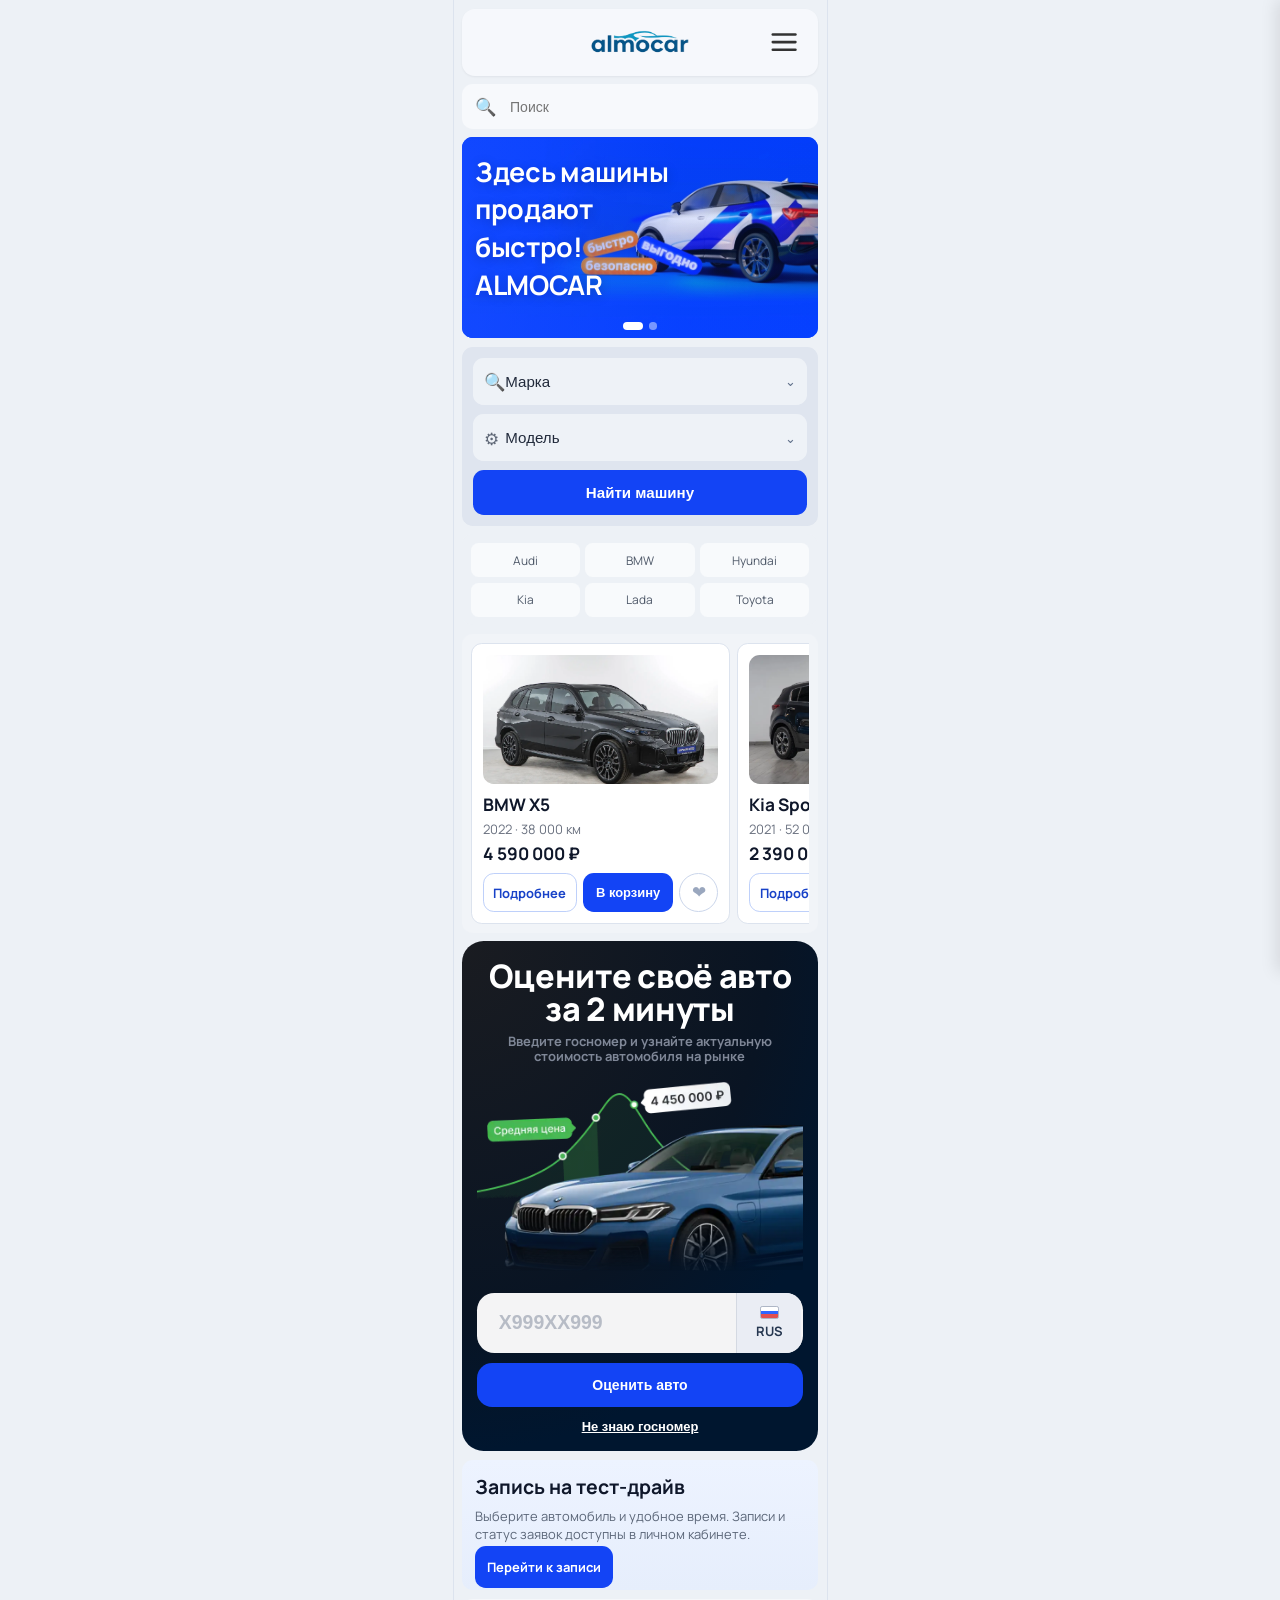
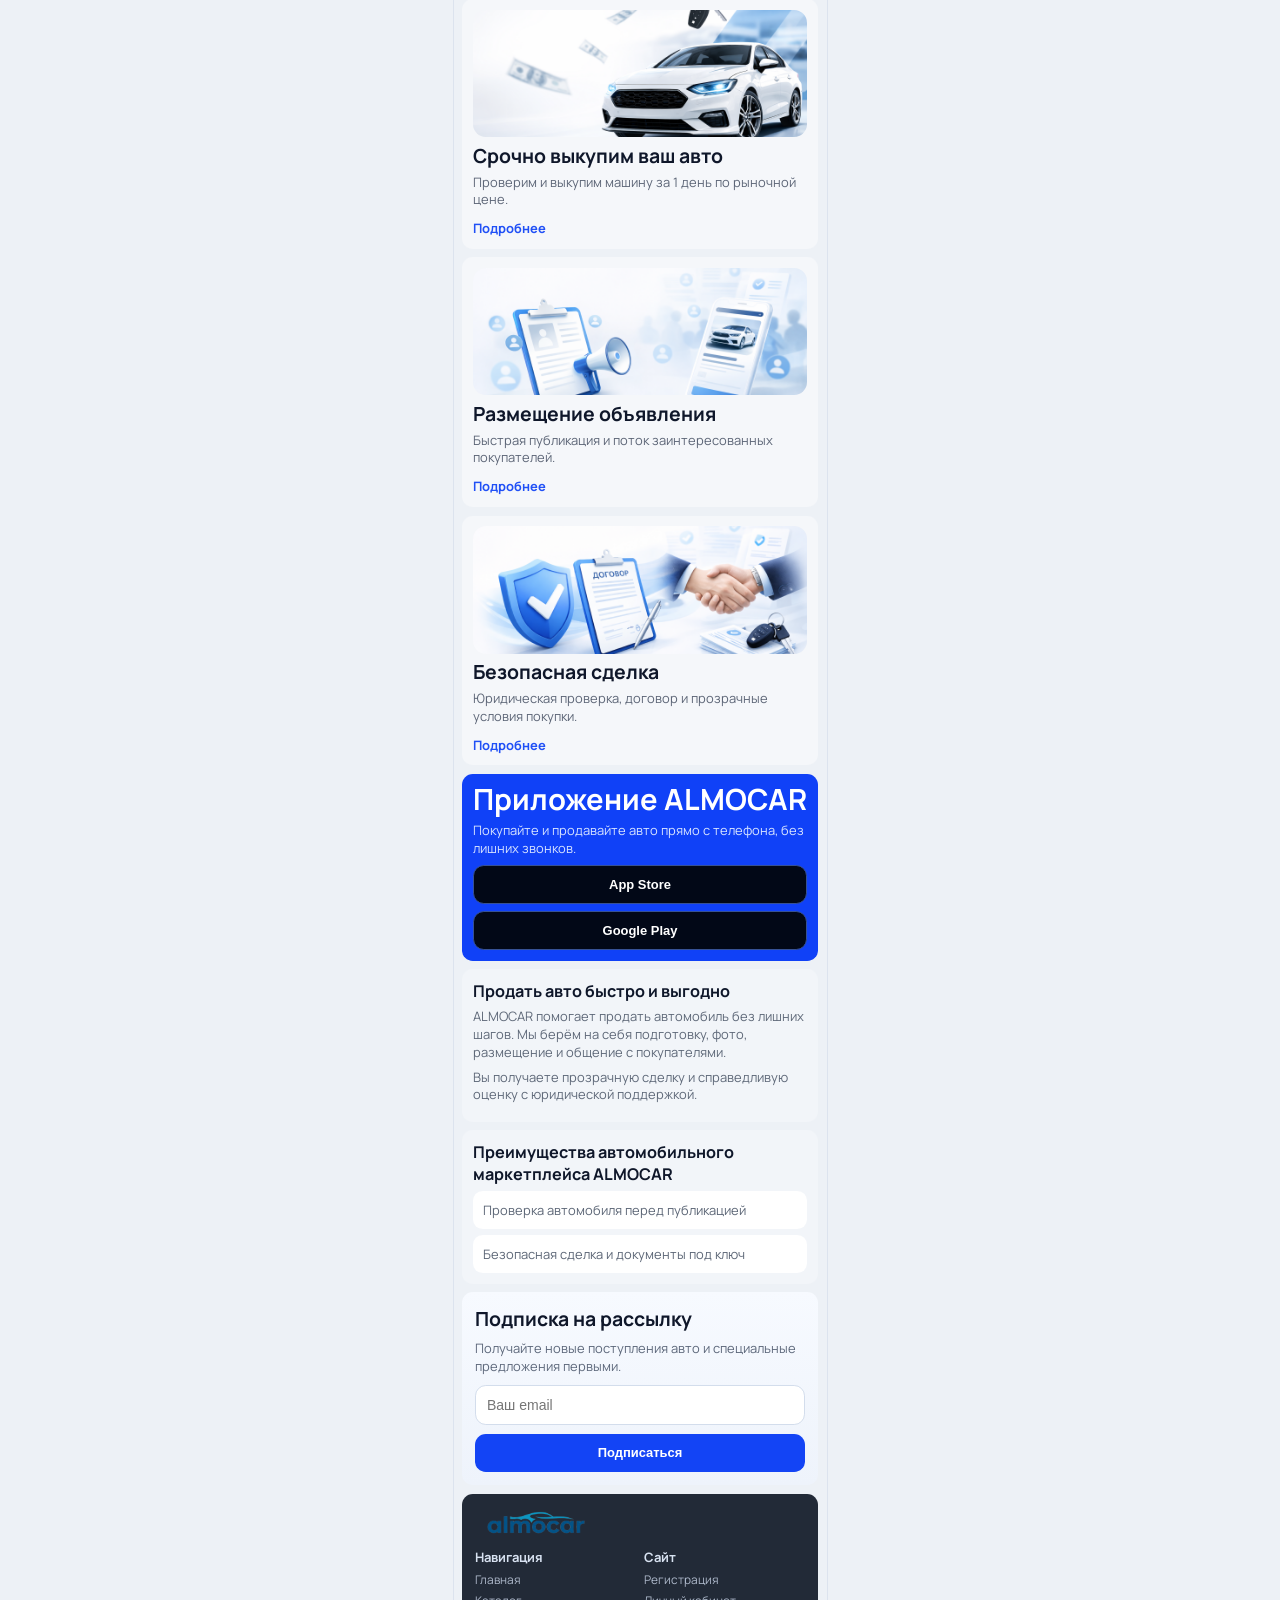
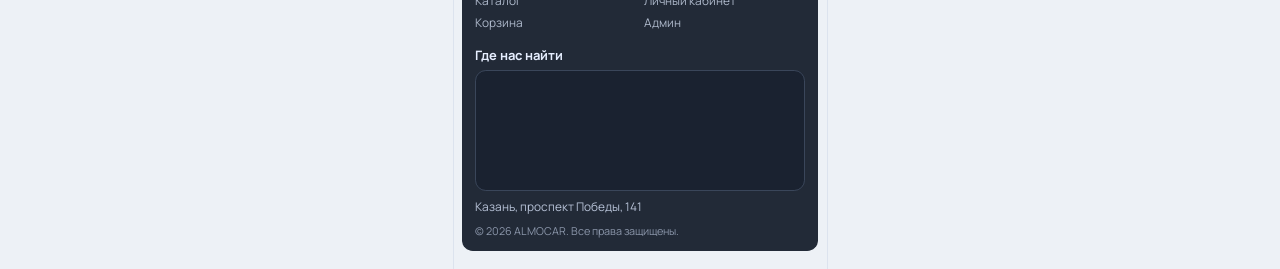
<file: index.html>
﻿<!doctype html>
<html lang="ru">
<head>
  <meta charset="UTF-8" />
  <meta name="viewport" content="width=device-width, initial-scale=1.0" />
  <title>ALMOCAR - Главная</title>
  <link rel="preconnect" href="https://fonts.googleapis.com">
  <link rel="preconnect" href="https://fonts.gstatic.com" crossorigin>
  <link href="https://fonts.googleapis.com/css2?family=Manrope:wght@400;500;600;700;800&display=swap" rel="stylesheet">
  <link rel="stylesheet" href="assets/styles/styles.css?v=20260315" />
</head>
<body data-page="home">
  <main class="site m-home">
    <header class="panel header">
      <div class="header-row">
        <div class="header-left-placeholder"></div>
        <a class="logo center-logo" href="index.html"><img src="assets/images/logo.png" alt="ALMOCAR" height="30"></a>
        <div class="header-actions">
          <button class="menu-btn" type="button" data-menu-toggle>
            <svg viewBox="0 0 24 24" fill="none" stroke="currentColor" stroke-width="2" stroke-linecap="round" stroke-linejoin="round" style="width:28px;height:28px;"><line x1="3" y1="12" x2="21" y2="12"></line><line x1="3" y1="6" x2="21" y2="6"></line><line x1="3" y1="18" x2="21" y2="18"></line></svg>
          </button>
        </div>
      </div>
      <nav class="nav" data-main-nav>
        <div class="nav-head">
          <a class="logo" href="index.html"><img src="assets/images/logo.png" alt="ALMOCAR" height="30"></a>
          <button class="menu-close-btn" type="button" data-menu-close>&times;</button>
        </div>
        <a class="nav-link" href="catalog.html">Каталог</a>
        <a class="nav-link" href="cart.html">Корзина</a>
        <a class="nav-link" href="register.html">Регистрация</a>
        <a class="nav-link" href="profile.html">Личный кабинет</a>
        <a class="nav-link" href="admin.html">Админ</a>
      </nav>
<div class="sidebar-overlay" data-menu-overlay></div>
    </header>

    <label class="m-search m-card">
      <span>&#128269;</span>
      <input type="text" placeholder="Поиск" data-home-search />
    </label>

    <section class="m-hero m-card" data-hero-carousel>
      <div class="m-hero-track" data-hero-track>
        <article class="m-hero-slide m-hero-slide-main is-active">
          <img class="m-hero-image" src="assets/images/hero-banner.webp" alt="Баннер ALMOCAR" />
          <h1>Здесь машины<br>продают быстро!<br>ALMOCAR</h1>
        </article>
        <article class="m-hero-slide m-hero-slide-image">
          <img class="m-hero-image m-hero-image-second" src="assets/images/hero-banner2.webp" alt="Большой выбор авто ALMOCAR" />
        </article>
      </div>
      <div class="m-hero-dots" data-hero-dots>
        <button class="m-hero-dot active" type="button" aria-label="Слайд 1" data-hero-to="0"></button>
        <button class="m-hero-dot" type="button" aria-label="Слайд 2" data-hero-to="1"></button>
      </div>
    </section>

    <section class="m-filter m-card">
      <form data-find-form>
        <div class="m-field">
          <span>&#128269;</span>
          <select name="brand" data-home-brand>
            <option value="">Марка</option>
          </select>
        </div>
        <div class="m-field">
          <span>&#9881;</span>
          <select name="model" data-home-model>
            <option value="">Модель</option>
          </select>
        </div>
        <button class="btn btn-primary" type="submit">Найти машину</button>
      </form>
    </section>

    <section class="m-brands m-card">
      <div class="m-brand-grid chips" data-brand-list></div>
    </section>

    <section class="m-catalog m-card">
      <div class="m-catalog-row cards" data-featured></div>
    </section>

    <section class="m-eval m-card">
      <h2>Оцените своё авто<br>за 2 минуты</h2>
      <p class="m-eval-sub">Введите госномер и узнайте актуальную стоимость автомобиля на рынке</p>
      <div class="m-eval-visual" aria-hidden="true">
        <img src="assets/images/ocenka.webp" alt="" />
      </div>
      <div class="m-plate">
        <input type="text" placeholder="X999XX999" />
        <div class="m-plate-region">
          <span class="m-plate-flag"></span>
          <span>RUS</span>
        </div>
      </div>
      <button class="btn btn-primary" type="button">Оценить авто</button>
      <button class="m-eval-link" type="button">Не знаю госномер</button>
    </section>

    <section class="m-testdrive-home m-card">
      <h3>Запись на тест-драйв</h3>
      <p>Выберите автомобиль и удобное время. Записи и статус заявок доступны в личном кабинете.</p>
      <a class="btn btn-primary" href="profile.html?tab=test-drive">Перейти к записи</a>
    </section>

    <section class="m-promo m-card">
      <img class="m-promo-image" src="assets/images/promo/buyout.png" alt="Срочный выкуп авто" />
      <h3>Срочно выкупим ваш авто</h3>
      <p>Проверим и выкупим машину за 1 день по рыночной цене.</p>
      <a href="catalog.html">Подробнее</a>
    </section>

    <section class="m-promo m-card">
      <img class="m-promo-image" src="assets/images/promo/listing.png" alt="Размещение объявления" />
      <h3>Размещение объявления</h3>
      <p>Быстрая публикация и поток заинтересованных покупателей.</p>
      <a href="catalog.html">Подробнее</a>
    </section>

    <section class="m-promo m-card">
      <img class="m-promo-image" src="assets/images/promo/safe-deal.png" alt="Безопасная сделка" />
      <h3>Безопасная сделка</h3>
      <p>Юридическая проверка, договор и прозрачные условия покупки.</p>
      <a href="catalog.html">Подробнее</a>
    </section>

    <section class="m-app m-card">
      <h3>Приложение ALMOCAR</h3>
      <p>Покупайте и продавайте авто прямо с телефона, без лишних звонков.</p>
      <div class="m-app-buttons">
        <button class="btn m-store" type="button">App Store</button>
        <button class="btn m-store" type="button">Google Play</button>
      </div>
    </section>

    <section class="m-text m-card">
      <h4>Продать авто быстро и выгодно</h4>
      <p>ALMOCAR помогает продать автомобиль без лишних шагов. Мы берём на себя подготовку, фото, размещение и общение с покупателями.</p>
      <p>Вы получаете прозрачную сделку и справедливую оценку с юридической поддержкой.</p>
    </section>

    <section class="m-text m-card">
      <h4>Преимущества автомобильного маркетплейса ALMOCAR</h4>
      <div class="m-note">Проверка автомобиля перед публикацией</div>
      <div class="m-note">Безопасная сделка и документы под ключ</div>
    </section>

    <section class="m-newsletter m-card">
      <h3>Подписка на рассылку</h3>
      <p>Получайте новые поступления авто и специальные предложения первыми.</p>
      <form class="m-newsletter-form" data-newsletter-form>
        <input type="email" name="email" placeholder="Ваш email" required />
        <button class="btn btn-primary" type="submit">Подписаться</button>
      </form>
    </section>

        <footer class="m-footer m-card">
  <a class="logo" href="index.html"><img src="assets/images/logo.png" alt="ALMOCAR" height="30"></a>
  <div class="m-footer-grid">
    <div>
      <h5>Навигация</h5>
      <a href="index.html">Главная</a>
      <a href="catalog.html">Каталог</a>
      <a href="cart.html">Корзина</a>
    </div>
    <div>
      <h5>Сайт</h5>
      <a href="register.html">Регистрация</a>
      <a href="profile.html">Личный кабинет</a>
      <a href="admin.html">Админ</a>
    </div>
  </div>
  <div class="m-footer-map">
    <h5>Где нас найти</h5>
    <div class="m-map-frame">
      <iframe
        src="https://www.openstreetmap.org/export/embed.html?bbox=49.038%2C55.751%2C49.206%2C55.838&amp;layer=mapnik"
        title="Карта: где нас найти"
        loading="lazy"
        referrerpolicy="no-referrer-when-downgrade"></iframe>
    </div>
    <p class="m-map-caption">Казань, проспект Победы, 141</p>
  </div>
  <p class="m-footer-copy">© 2026 ALMOCAR. Все права защищены.</p>
</footer>
  </main>
  <script src="assets/scripts/app.js?v=20260315"></script>
</body>
</html>
</file>
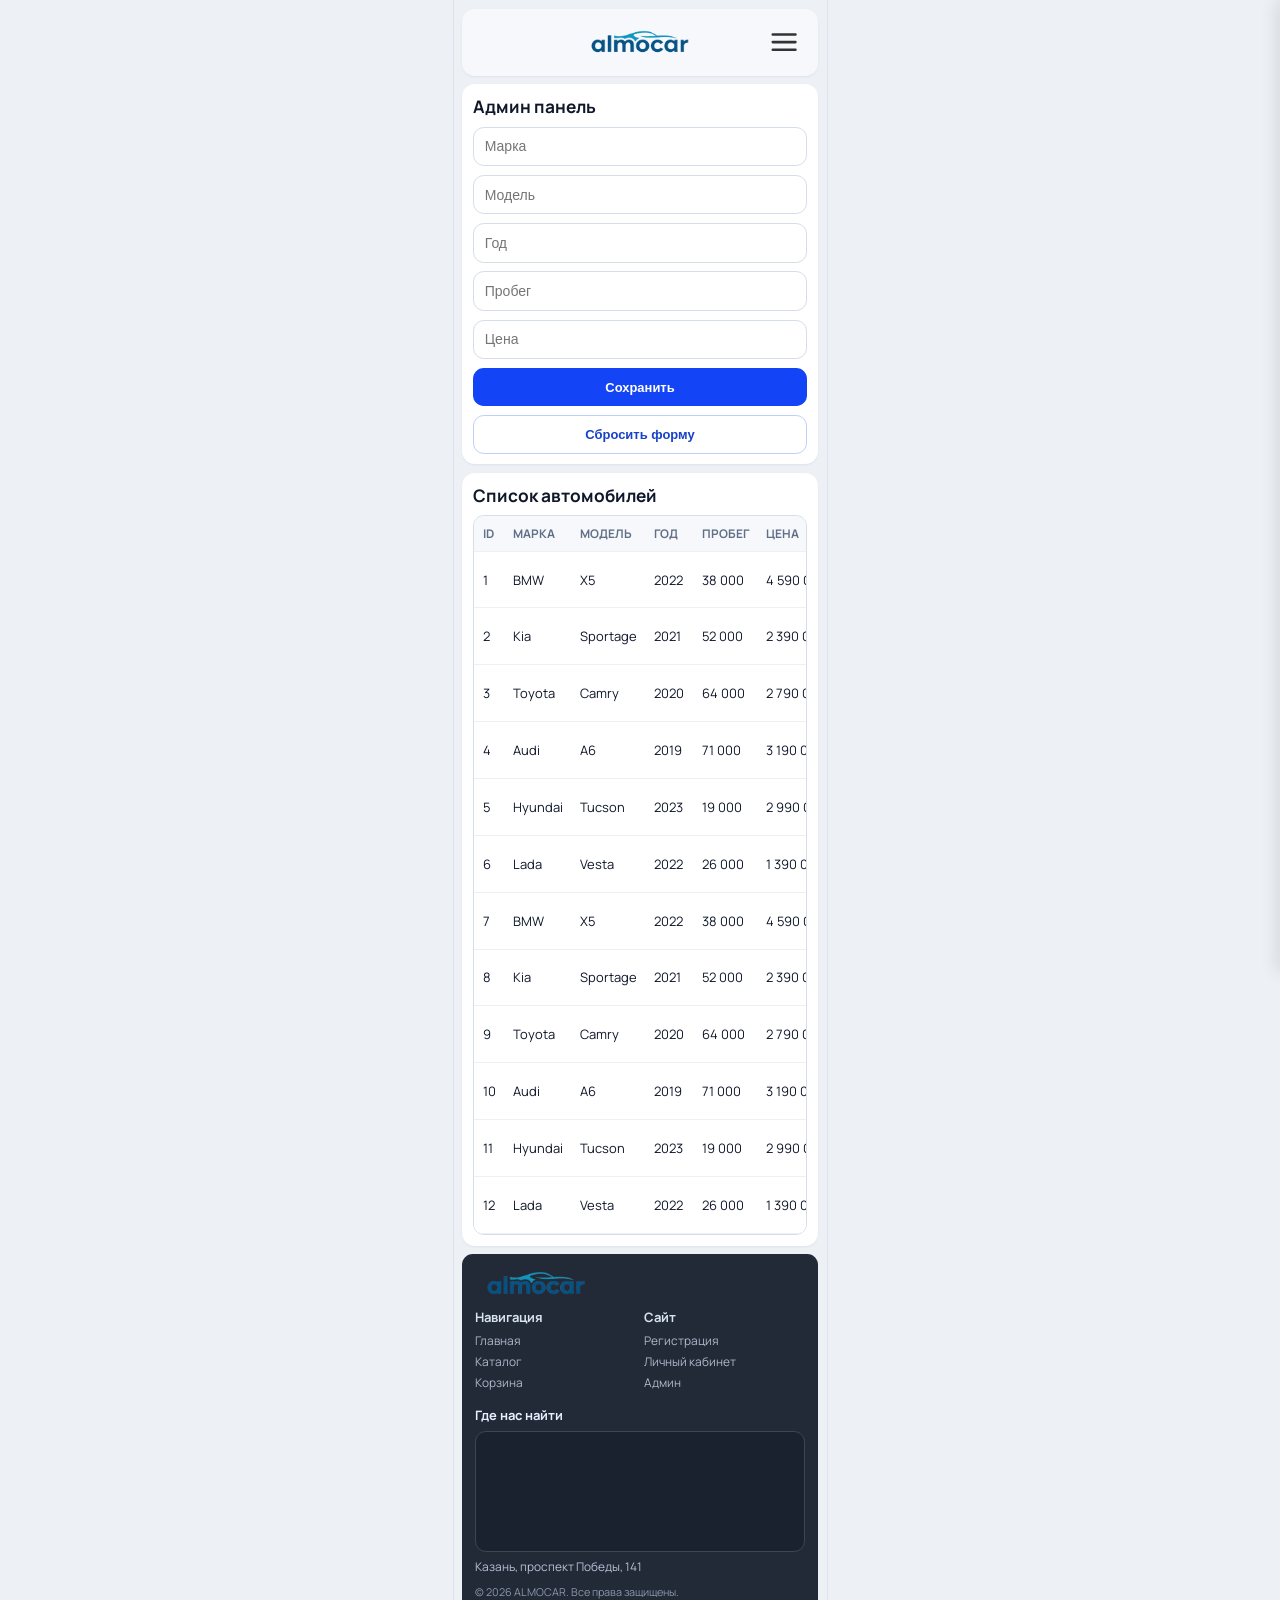
<file: admin.html>
﻿<!doctype html>
<html lang="ru">
<head>
  <meta charset="UTF-8" />
  <meta name="viewport" content="width=device-width, initial-scale=1.0" />
  <title>ALMOCAR - Админ</title>
  <link rel="preconnect" href="https://fonts.googleapis.com">
  <link rel="preconnect" href="https://fonts.gstatic.com" crossorigin>
  <link href="https://fonts.googleapis.com/css2?family=Manrope:wght@400;600;700;800&display=swap" rel="stylesheet">
  <link rel="stylesheet" href="assets/styles/styles.css?v=20260315" />
</head>
<body data-page="admin">
  <main class="site">
    <header class="panel header">
      <div class="header-row">
        <div class="header-left-placeholder"></div>
        <a class="logo center-logo" href="index.html"><img src="assets/images/logo.png" alt="ALMOCAR" height="30"></a>
        <div class="header-actions">
          <button class="menu-btn" type="button" data-menu-toggle>
            <svg viewBox="0 0 24 24" fill="none" stroke="currentColor" stroke-width="2" stroke-linecap="round" stroke-linejoin="round" style="width:28px;height:28px;"><line x1="3" y1="12" x2="21" y2="12"></line><line x1="3" y1="6" x2="21" y2="6"></line><line x1="3" y1="18" x2="21" y2="18"></line></svg>
          </button>
        </div>
      </div>
      <nav class="nav" data-main-nav>
        <div class="nav-head">
          <a class="logo" href="index.html"><img src="assets/images/logo.png" alt="ALMOCAR" height="30"></a>
          <button class="menu-close-btn" type="button" data-menu-close>&times;</button>
        </div>
        <a class="nav-link" href="catalog.html">Каталог</a>
        <a class="nav-link" href="cart.html">Корзина</a>
        <a class="nav-link" href="register.html">Регистрация</a>
        <a class="nav-link" href="profile.html">Личный кабинет</a>
        <a class="nav-link active" href="admin.html">Админ</a>
      </nav>
<div class="sidebar-overlay" data-menu-overlay></div>
    </header>

    <section class="panel section">
      <h1 class="section-title">Админ панель</h1>
      <form class="simple-form" data-admin-form>
        <input type="hidden" name="id" />
        <input type="text" name="brand" placeholder="Марка" />
        <input type="text" name="model" placeholder="Модель" />
        <input type="number" name="year" placeholder="Год" />
        <input type="number" name="mileage" placeholder="Пробег" />
        <input type="number" name="price" placeholder="Цена" />
        <button class="btn btn-primary" type="submit">Сохранить</button>
        <button class="btn btn-outline" type="button" data-admin-reset>Сбросить форму</button>
      </form>
    </section>

    <section class="panel section">
      <h2 class="section-title">Список автомобилей</h2>
      <div class="table-wrap">
        <table>
          <thead>
            <tr>
              <th>ID</th>
              <th>Марка</th>
              <th>Модель</th>
              <th>Год</th>
              <th>Пробег</th>
              <th>Цена</th>
              <th>Действия</th>
            </tr>
          </thead>
          <tbody data-admin-body></tbody>
        </table>
      </div>
    </section>

        <footer class="m-footer m-card">
  <a class="logo" href="index.html"><img src="assets/images/logo.png" alt="ALMOCAR" height="30"></a>
  <div class="m-footer-grid">
    <div>
      <h5>Навигация</h5>
      <a href="index.html">Главная</a>
      <a href="catalog.html">Каталог</a>
      <a href="cart.html">Корзина</a>
    </div>
    <div>
      <h5>Сайт</h5>
      <a href="register.html">Регистрация</a>
      <a href="profile.html">Личный кабинет</a>
      <a href="admin.html">Админ</a>
    </div>
  </div>
  <div class="m-footer-map">
    <h5>Где нас найти</h5>
    <div class="m-map-frame">
      <iframe
        src="https://www.openstreetmap.org/export/embed.html?bbox=49.038%2C55.751%2C49.206%2C55.838&amp;layer=mapnik"
        title="Карта: где нас найти"
        loading="lazy"
        referrerpolicy="no-referrer-when-downgrade"></iframe>
    </div>
    <p class="m-map-caption">Казань, проспект Победы, 141</p>
  </div>
  <p class="m-footer-copy">© 2026 ALMOCAR. Все права защищены.</p>
</footer>
  </main>
  <script src="assets/scripts/app.js?v=20260315"></script>
</body>
</html>
</file>
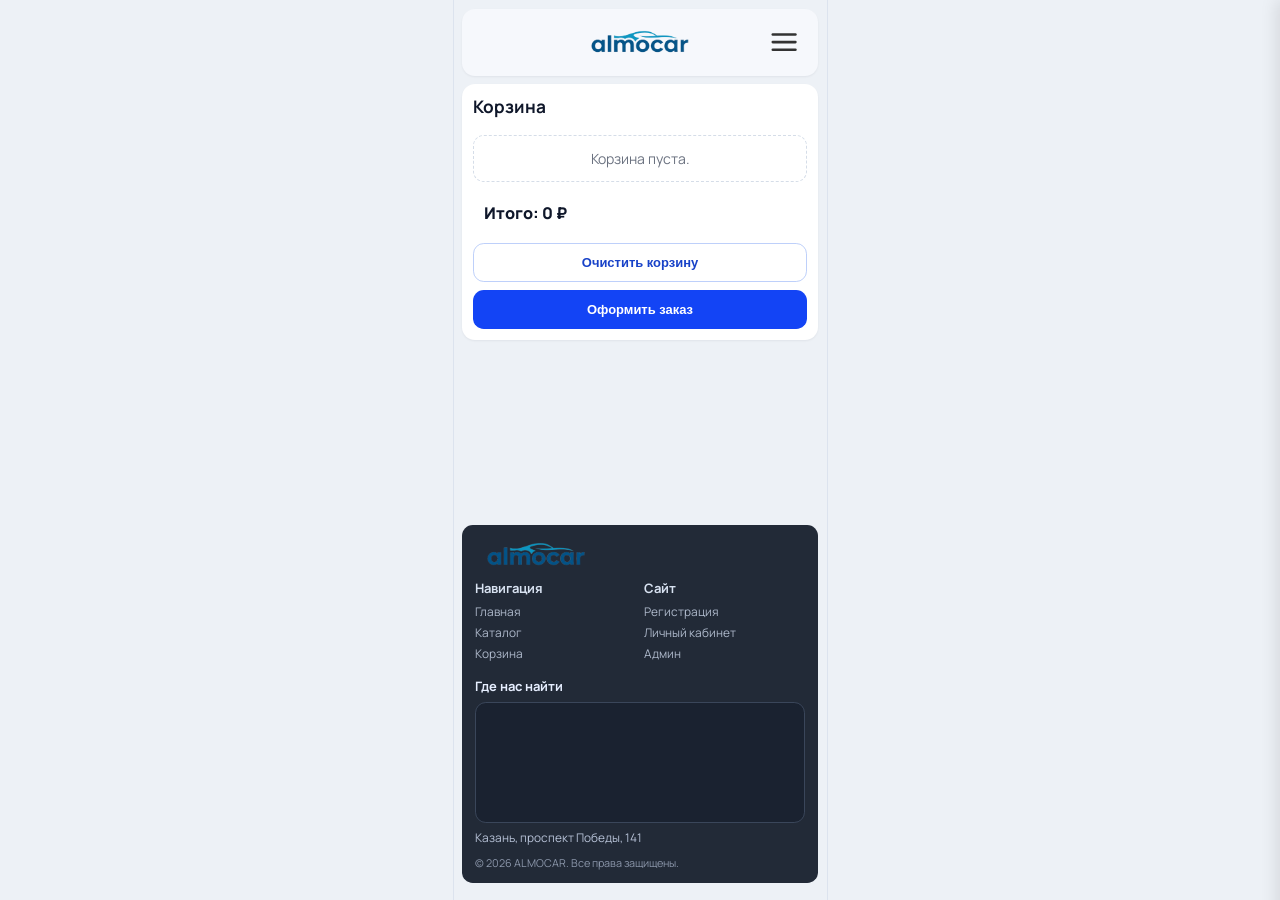
<file: cart.html>
﻿<!doctype html>
<html lang="ru">
<head>
  <meta charset="UTF-8" />
  <meta name="viewport" content="width=device-width, initial-scale=1.0" />
  <title>ALMOCAR - Корзина</title>
  <link rel="preconnect" href="https://fonts.googleapis.com">
  <link rel="preconnect" href="https://fonts.gstatic.com" crossorigin>
  <link href="https://fonts.googleapis.com/css2?family=Manrope:wght@400;600;700;800&display=swap" rel="stylesheet">
  <link rel="stylesheet" href="assets/styles/styles.css?v=20260315" />
</head>
<body data-page="cart">
  <main class="site">
    <header class="panel header">
      <div class="header-row">
        <div class="header-left-placeholder"></div>
        <a class="logo center-logo" href="index.html"><img src="assets/images/logo.png" alt="ALMOCAR" height="30"></a>
        <div class="header-actions">
          <button class="menu-btn" type="button" data-menu-toggle>
            <svg viewBox="0 0 24 24" fill="none" stroke="currentColor" stroke-width="2" stroke-linecap="round" stroke-linejoin="round" style="width:28px;height:28px;"><line x1="3" y1="12" x2="21" y2="12"></line><line x1="3" y1="6" x2="21" y2="6"></line><line x1="3" y1="18" x2="21" y2="18"></line></svg>
          </button>
        </div>
      </div>
      <nav class="nav" data-main-nav>
        <div class="nav-head">
          <a class="logo" href="index.html"><img src="assets/images/logo.png" alt="ALMOCAR" height="30"></a>
          <button class="menu-close-btn" type="button" data-menu-close>&times;</button>
        </div>
        <a class="nav-link" href="catalog.html">Каталог</a>
        <a class="nav-link active" href="cart.html">Корзина</a>
        <a class="nav-link" href="register.html">Регистрация</a>
        <a class="nav-link" href="profile.html">Личный кабинет</a>
        <a class="nav-link" href="admin.html">Админ</a>
      </nav>
<div class="sidebar-overlay" data-menu-overlay></div>
    </header>

    <section class="panel section cart-layout">
      <h1 class="section-title">Корзина</h1>
      <div data-cart-root></div>
      <div class="cart-total">Итого: <span data-cart-total>0 &#8381;</span></div>
      <button class="btn btn-outline" type="button" data-clear-cart>Очистить корзину</button>
      <button class="btn btn-primary" type="button">Оформить заказ</button>
    </section>

        <footer class="m-footer m-card">
  <a class="logo" href="index.html"><img src="assets/images/logo.png" alt="ALMOCAR" height="30"></a>
  <div class="m-footer-grid">
    <div>
      <h5>Навигация</h5>
      <a href="index.html">Главная</a>
      <a href="catalog.html">Каталог</a>
      <a href="cart.html">Корзина</a>
    </div>
    <div>
      <h5>Сайт</h5>
      <a href="register.html">Регистрация</a>
      <a href="profile.html">Личный кабинет</a>
      <a href="admin.html">Админ</a>
    </div>
  </div>
  <div class="m-footer-map">
    <h5>Где нас найти</h5>
    <div class="m-map-frame">
      <iframe
        src="https://www.openstreetmap.org/export/embed.html?bbox=49.038%2C55.751%2C49.206%2C55.838&amp;layer=mapnik"
        title="Карта: где нас найти"
        loading="lazy"
        referrerpolicy="no-referrer-when-downgrade"></iframe>
    </div>
    <p class="m-map-caption">Казань, проспект Победы, 141</p>
  </div>
  <p class="m-footer-copy">© 2026 ALMOCAR. Все права защищены.</p>
</footer>
  </main>
  <script src="assets/scripts/app.js?v=20260315"></script>
</body>
</html>
</file>
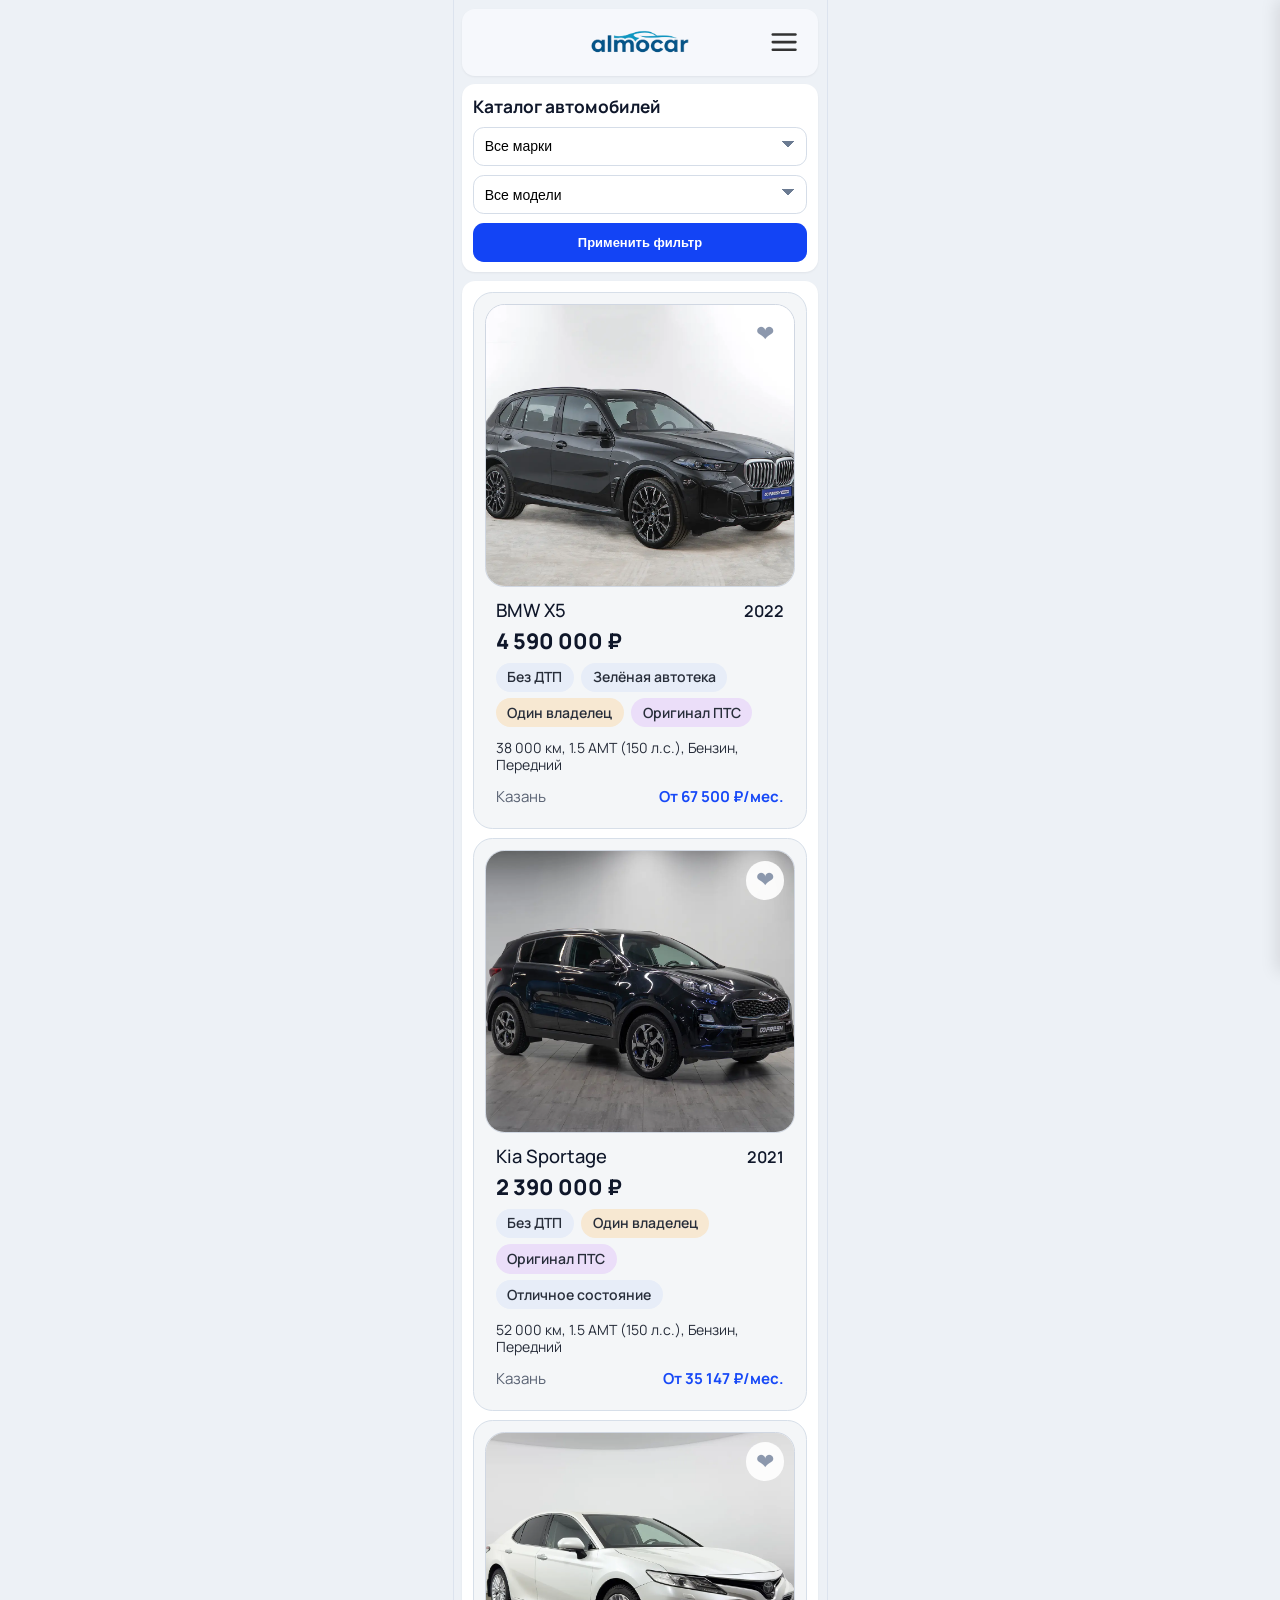
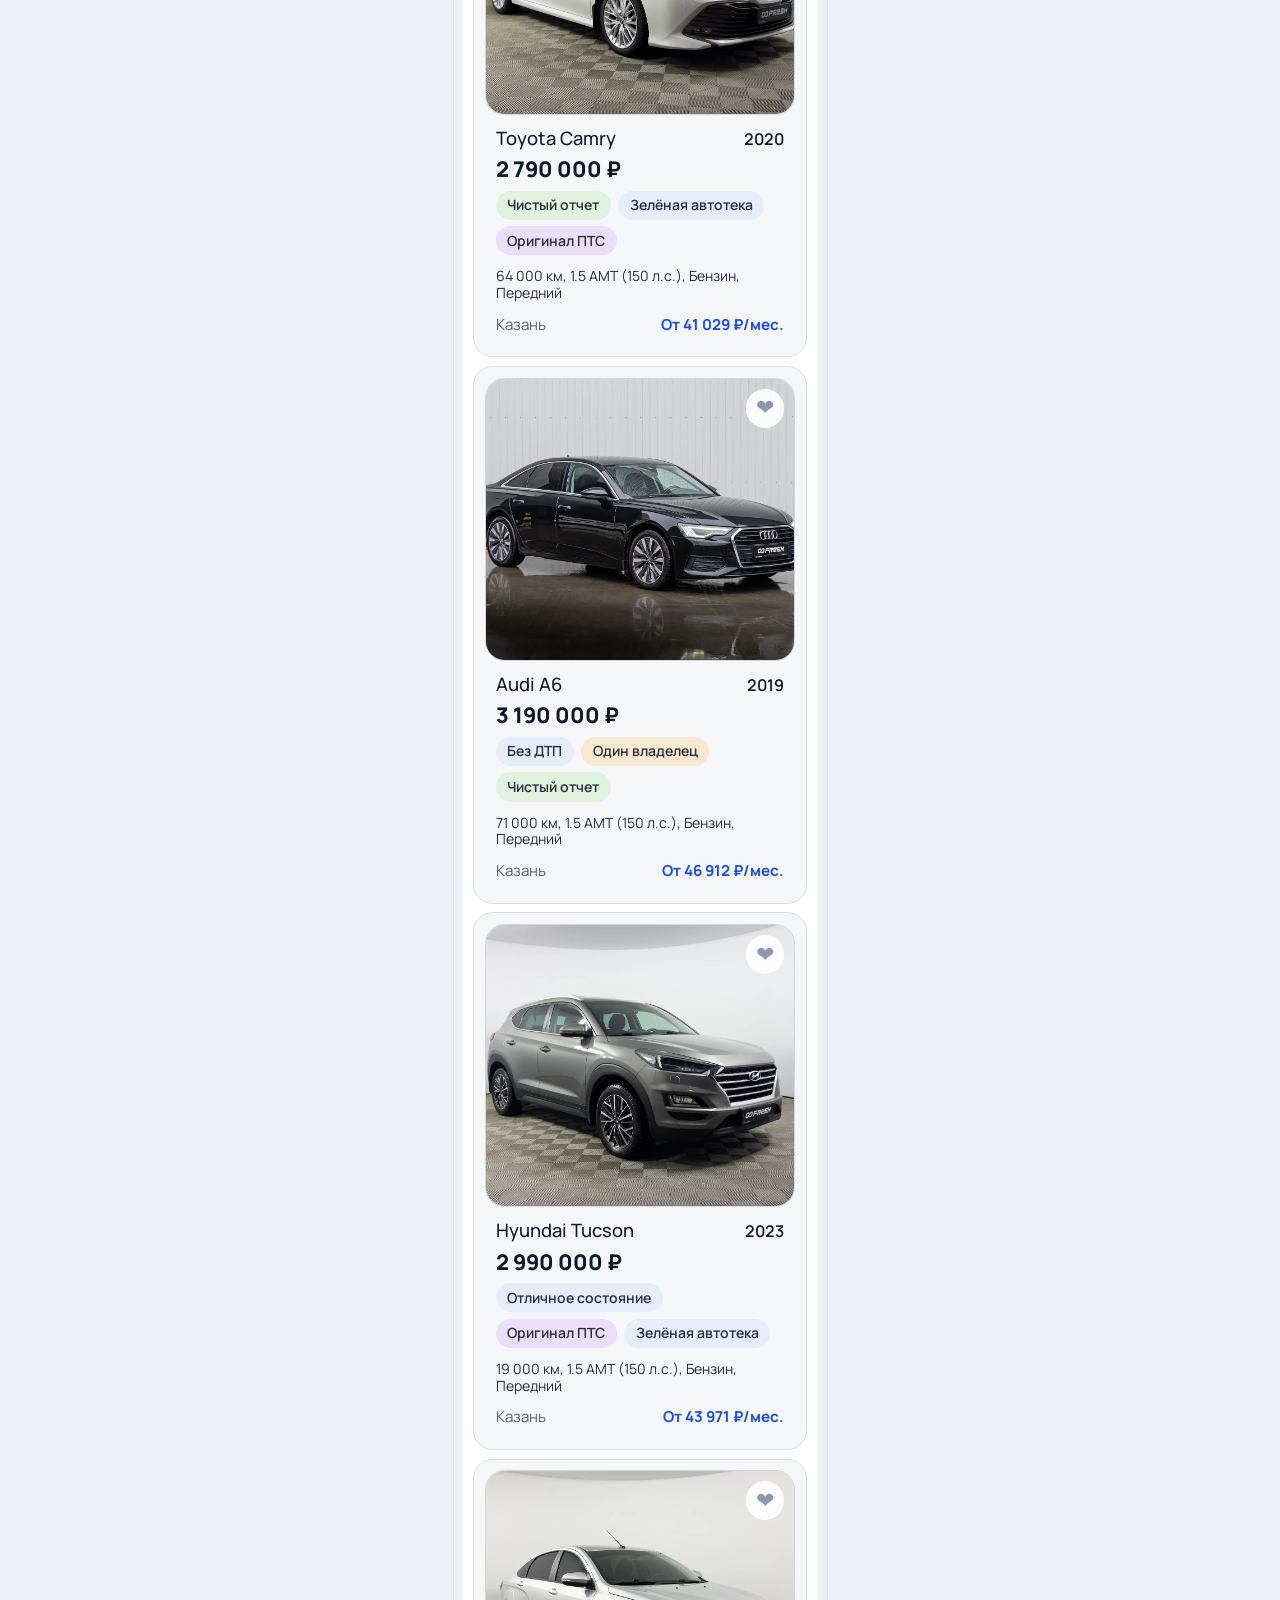
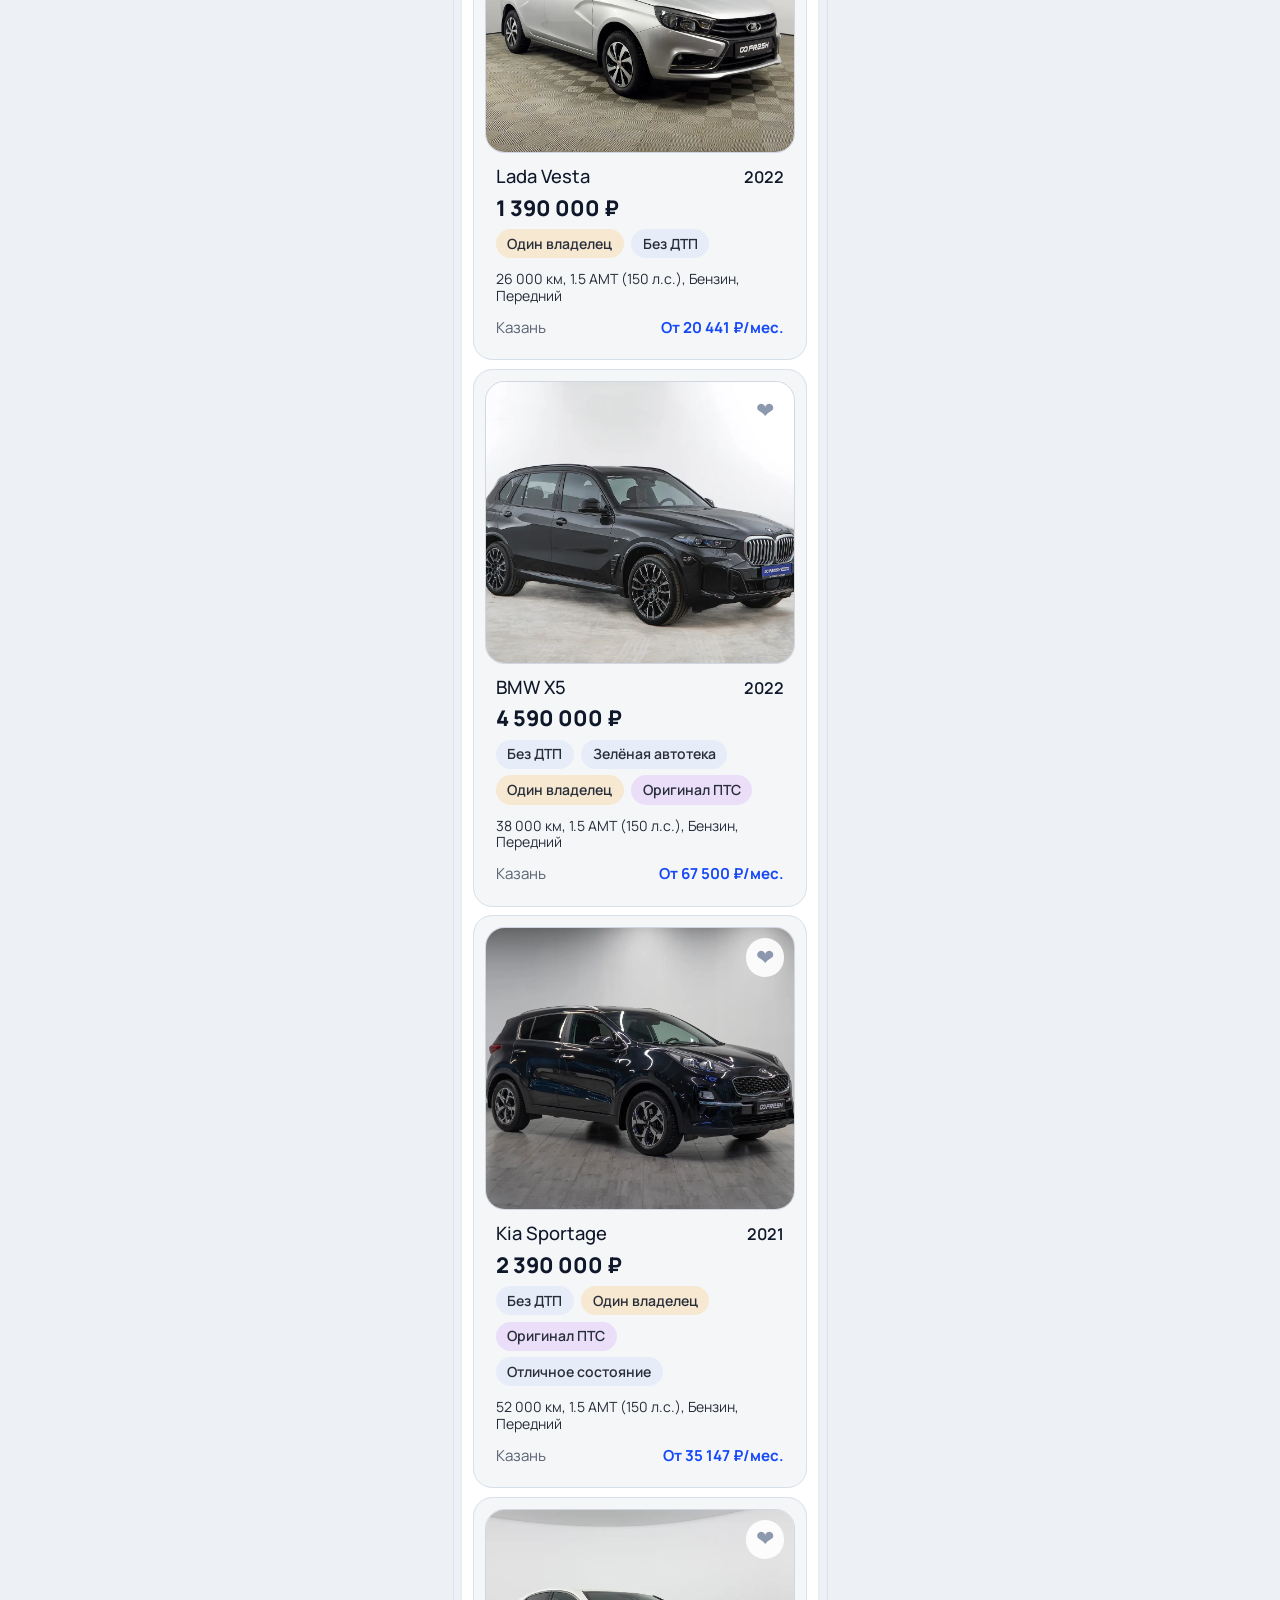
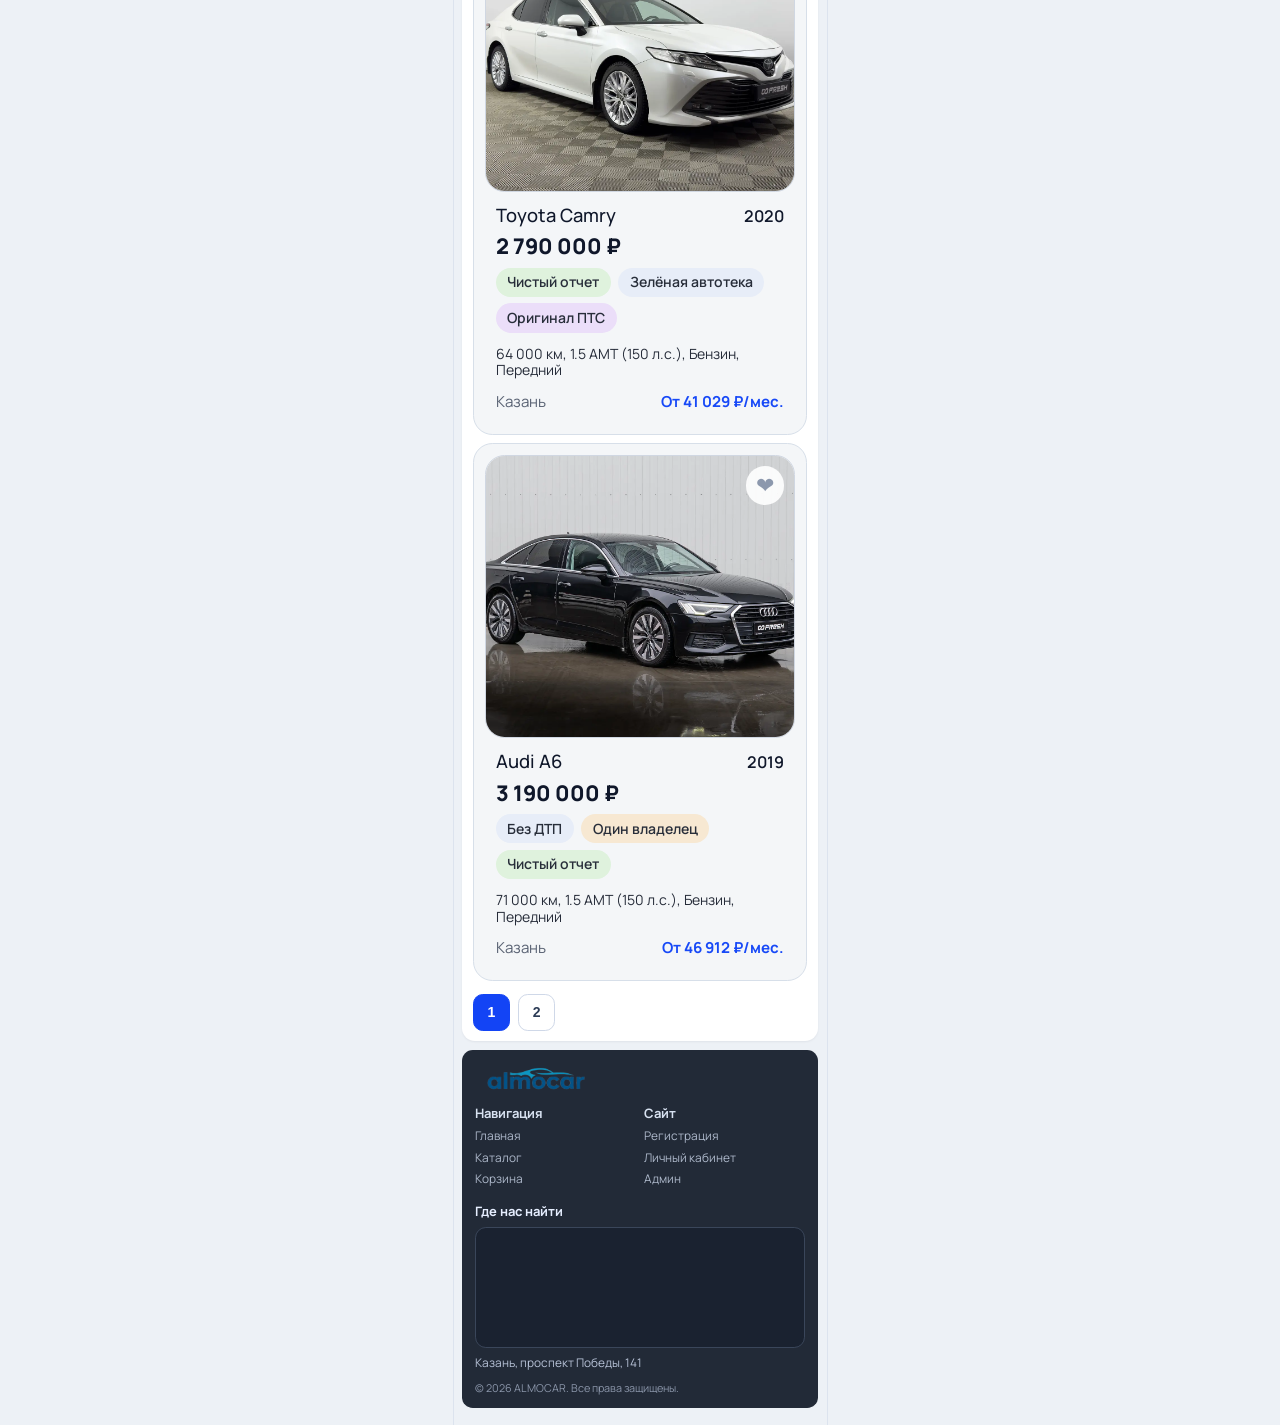
<file: catalog.html>
﻿<!doctype html>
<html lang="ru">
<head>
  <meta charset="UTF-8" />
  <meta name="viewport" content="width=device-width, initial-scale=1.0" />
  <title>ALMOCAR - Каталог</title>
  <link rel="preconnect" href="https://fonts.googleapis.com">
  <link rel="preconnect" href="https://fonts.gstatic.com" crossorigin>
  <link href="https://fonts.googleapis.com/css2?family=Manrope:wght@400;600;700;800&display=swap" rel="stylesheet">
  <link rel="stylesheet" href="assets/styles/styles.css?v=20260315" />
</head>
<body data-page="catalog">
  <main class="site">
    <header class="panel header">
      <div class="header-row">
        <div class="header-left-placeholder"></div>
        <a class="logo center-logo" href="index.html"><img src="assets/images/logo.png" alt="ALMOCAR" height="30"></a>
        <div class="header-actions">
          <button class="menu-btn" type="button" data-menu-toggle>
            <svg viewBox="0 0 24 24" fill="none" stroke="currentColor" stroke-width="2" stroke-linecap="round" stroke-linejoin="round" style="width:28px;height:28px;"><line x1="3" y1="12" x2="21" y2="12"></line><line x1="3" y1="6" x2="21" y2="6"></line><line x1="3" y1="18" x2="21" y2="18"></line></svg>
          </button>
        </div>
      </div>
      <nav class="nav" data-main-nav>
        <div class="nav-head">
          <a class="logo" href="index.html"><img src="assets/images/logo.png" alt="ALMOCAR" height="30"></a>
          <button class="menu-close-btn" type="button" data-menu-close>&times;</button>
        </div>
        <a class="nav-link active" href="catalog.html">Каталог</a>
        <a class="nav-link" href="cart.html">Корзина</a>
        <a class="nav-link" href="register.html">Регистрация</a>
        <a class="nav-link" href="profile.html">Личный кабинет</a>
        <a class="nav-link" href="admin.html">Админ</a>
      </nav>
<div class="sidebar-overlay" data-menu-overlay></div>
    </header>

    <section class="panel section">
      <h1 class="section-title">Каталог автомобилей</h1>
      <form class="simple-form" data-catalog-filter>
        <select name="brand" data-catalog-brand>
          <option value="">Все марки</option>
        </select>
        <select name="model" data-catalog-model>
          <option value="">Все модели</option>
        </select>
        <button class="btn btn-primary" type="submit">Применить фильтр</button>
      </form>
    </section>

    <section class="panel section">
      <div class="cards" data-catalog-list></div>
      <div class="catalog-pagination" data-catalog-pagination></div>
    </section>

        <footer class="m-footer m-card">
  <a class="logo" href="index.html"><img src="assets/images/logo.png" alt="ALMOCAR" height="30"></a>
  <div class="m-footer-grid">
    <div>
      <h5>Навигация</h5>
      <a href="index.html">Главная</a>
      <a href="catalog.html">Каталог</a>
      <a href="cart.html">Корзина</a>
    </div>
    <div>
      <h5>Сайт</h5>
      <a href="register.html">Регистрация</a>
      <a href="profile.html">Личный кабинет</a>
      <a href="admin.html">Админ</a>
    </div>
  </div>
  <div class="m-footer-map">
    <h5>Где нас найти</h5>
    <div class="m-map-frame">
      <iframe
        src="https://www.openstreetmap.org/export/embed.html?bbox=49.038%2C55.751%2C49.206%2C55.838&amp;layer=mapnik"
        title="Карта: где нас найти"
        loading="lazy"
        referrerpolicy="no-referrer-when-downgrade"></iframe>
    </div>
    <p class="m-map-caption">Казань, проспект Победы, 141</p>
  </div>
  <p class="m-footer-copy">© 2026 ALMOCAR. Все права защищены.</p>
</footer>
  </main>
  <script src="assets/scripts/app.js?v=20260315"></script>
</body>
</html>
</file>
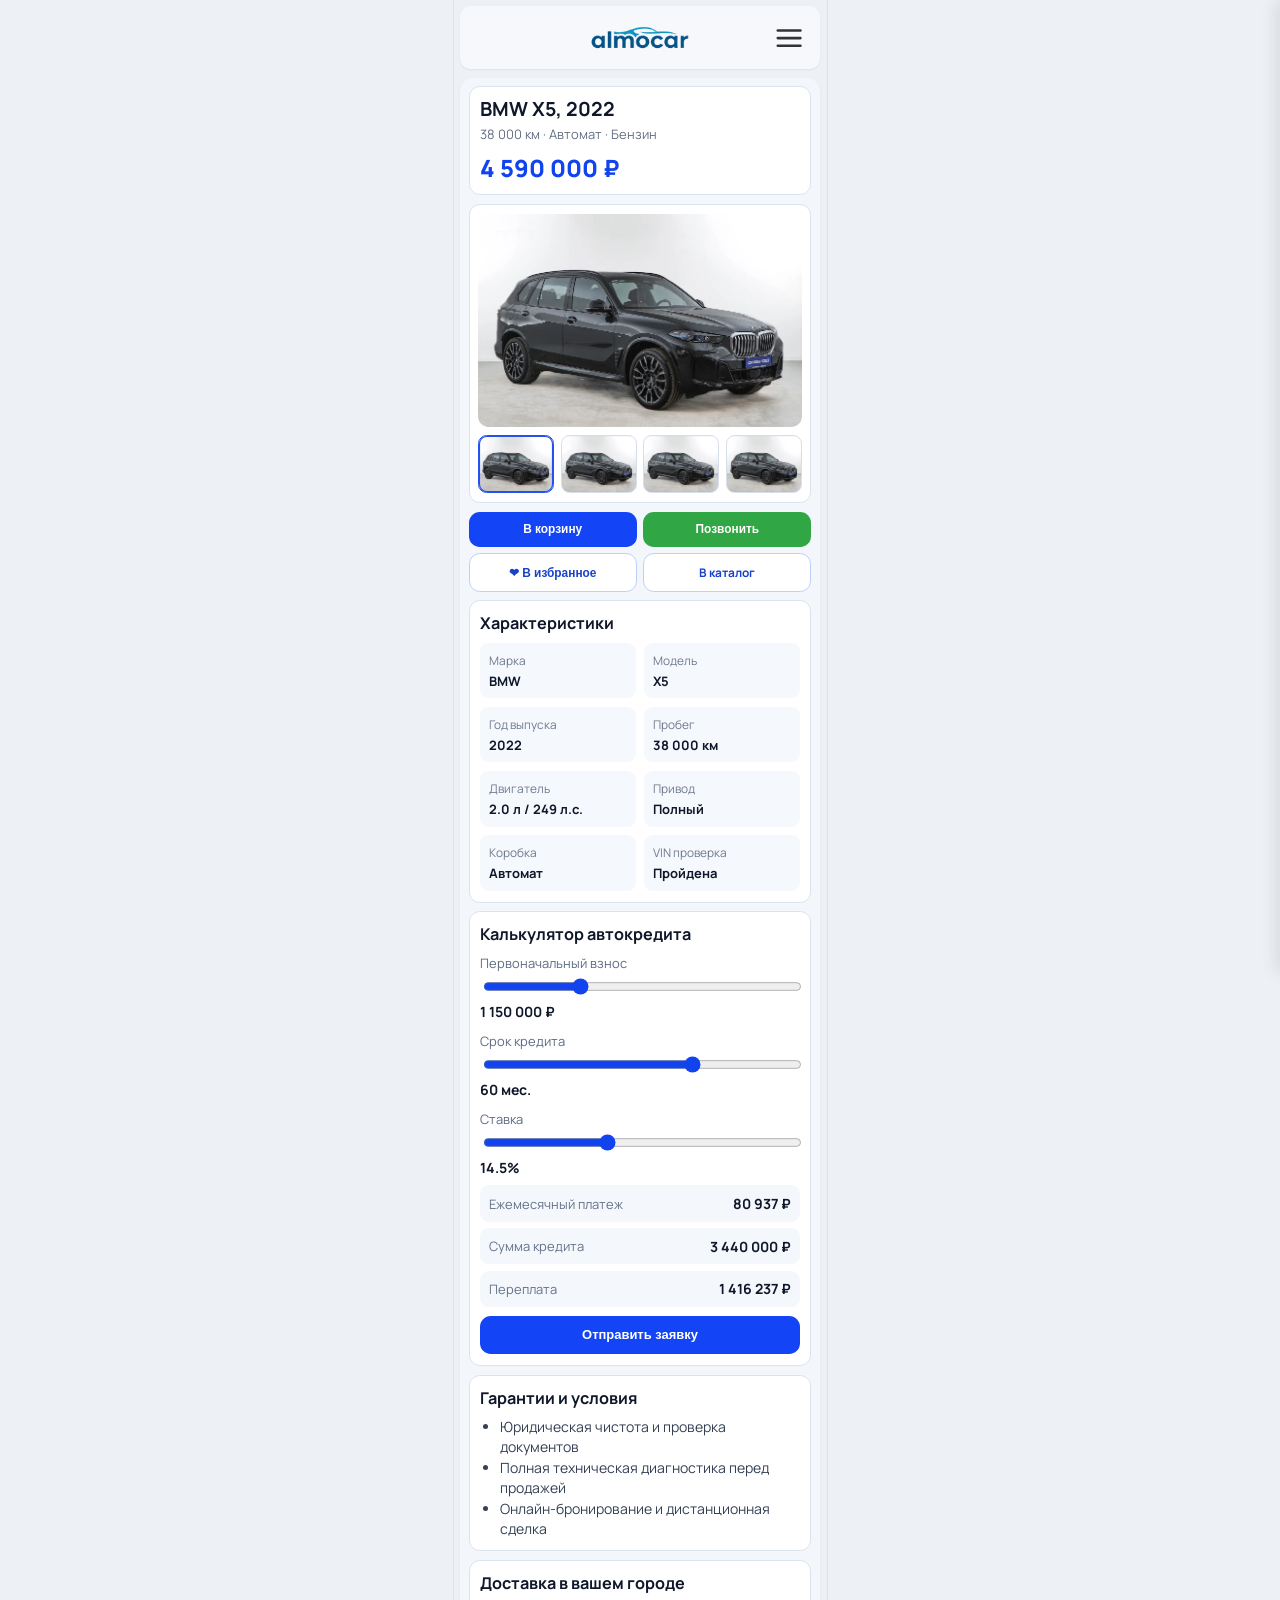
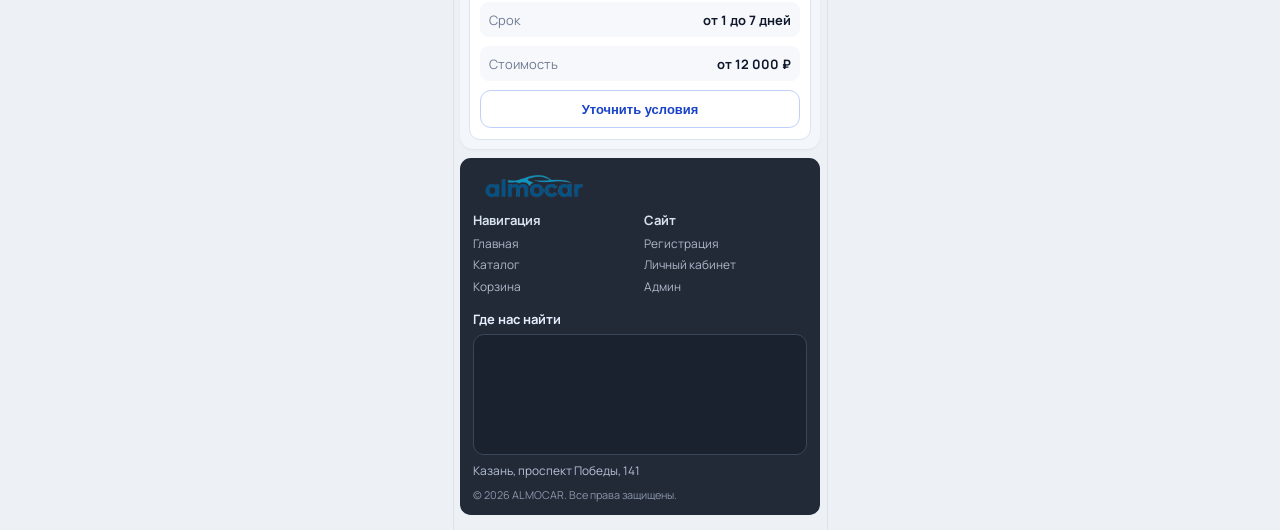
<file: product.html>
﻿<!doctype html>
<html lang="ru">
<head>
  <meta charset="UTF-8" />
  <meta name="viewport" content="width=device-width, initial-scale=1.0" />
  <title>ALMOCAR - Товар</title>
  <link rel="preconnect" href="https://fonts.googleapis.com">
  <link rel="preconnect" href="https://fonts.gstatic.com" crossorigin>
  <link href="https://fonts.googleapis.com/css2?family=Manrope:wght@400;600;700;800&display=swap" rel="stylesheet">
  <link rel="stylesheet" href="assets/styles/styles.css?v=20260315" />
</head>
<body data-page="product">
  <main class="site p-page">
    <header class="panel header">
      <div class="header-row">
        <div class="header-left-placeholder"></div>
        <a class="logo center-logo" href="index.html"><img src="assets/images/logo.png" alt="ALMOCAR" height="30"></a>
        <div class="header-actions">
          <button class="menu-btn" type="button" data-menu-toggle>
            <svg viewBox="0 0 24 24" fill="none" stroke="currentColor" stroke-width="2" stroke-linecap="round" stroke-linejoin="round" style="width:28px;height:28px;"><line x1="3" y1="12" x2="21" y2="12"></line><line x1="3" y1="6" x2="21" y2="6"></line><line x1="3" y1="18" x2="21" y2="18"></line></svg>
          </button>
        </div>
      </div>
      <nav class="nav" data-main-nav>
        <div class="nav-head">
          <a class="logo" href="index.html"><img src="assets/images/logo.png" alt="ALMOCAR" height="30"></a>
          <button class="menu-close-btn" type="button" data-menu-close>&times;</button>
        </div>
        <a class="nav-link active" href="catalog.html">Каталог</a>
        <a class="nav-link" href="cart.html">Корзина</a>
        <a class="nav-link" href="register.html">Регистрация</a>
        <a class="nav-link" href="profile.html">Личный кабинет</a>
        <a class="nav-link" href="admin.html">Админ</a>
      </nav>
<div class="sidebar-overlay" data-menu-overlay></div>
    </header>

    <section class="panel p-root" data-product-root></section>

        <footer class="m-footer m-card">
  <a class="logo" href="index.html"><img src="assets/images/logo.png" alt="ALMOCAR" height="30"></a>
  <div class="m-footer-grid">
    <div>
      <h5>Навигация</h5>
      <a href="index.html">Главная</a>
      <a href="catalog.html">Каталог</a>
      <a href="cart.html">Корзина</a>
    </div>
    <div>
      <h5>Сайт</h5>
      <a href="register.html">Регистрация</a>
      <a href="profile.html">Личный кабинет</a>
      <a href="admin.html">Админ</a>
    </div>
  </div>
  <div class="m-footer-map">
    <h5>Где нас найти</h5>
    <div class="m-map-frame">
      <iframe
        src="https://www.openstreetmap.org/export/embed.html?bbox=49.038%2C55.751%2C49.206%2C55.838&amp;layer=mapnik"
        title="Карта: где нас найти"
        loading="lazy"
        referrerpolicy="no-referrer-when-downgrade"></iframe>
    </div>
    <p class="m-map-caption">Казань, проспект Победы, 141</p>
  </div>
  <p class="m-footer-copy">© 2026 ALMOCAR. Все права защищены.</p>
</footer>
  </main>
  <script src="assets/scripts/app.js?v=20260315"></script>
</body>
</html>
</file>
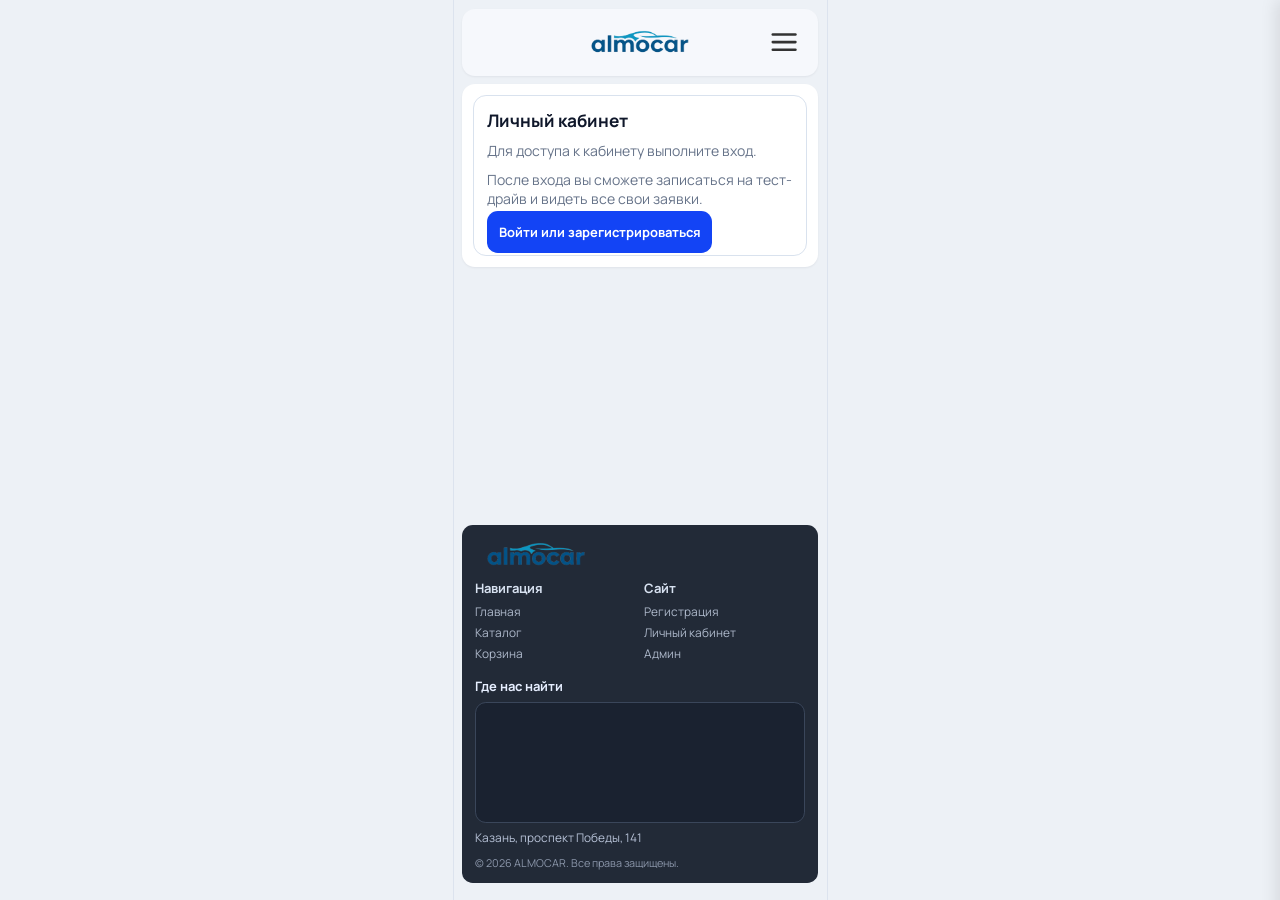
<file: profile.html>
﻿<!doctype html>
<html lang="ru">
<head>
  <meta charset="UTF-8" />
  <meta name="viewport" content="width=device-width, initial-scale=1.0" />
  <title>ALMOCAR - Личный кабинет</title>
  <link rel="preconnect" href="https://fonts.googleapis.com">
  <link rel="preconnect" href="https://fonts.gstatic.com" crossorigin>
  <link href="https://fonts.googleapis.com/css2?family=Manrope:wght@400;600;700;800&display=swap" rel="stylesheet">
  <link rel="stylesheet" href="assets/styles/styles.css?v=20260315" />
</head>
<body data-page="profile">
  <main class="site">
    <!-- Шапка сайта -->
    <header class="panel header">
      <div class="header-row">
        <div class="header-left-placeholder"></div>
        <a class="logo center-logo" href="index.html"><img src="assets/images/logo.png" alt="ALMOCAR" height="30"></a>
        <div class="header-actions">
          <button class="menu-btn" type="button" data-menu-toggle>
            <svg viewBox="0 0 24 24" fill="none" stroke="currentColor" stroke-width="2" stroke-linecap="round" stroke-linejoin="round" style="width:28px;height:28px;"><line x1="3" y1="12" x2="21" y2="12"></line><line x1="3" y1="6" x2="21" y2="6"></line><line x1="3" y1="18" x2="21" y2="18"></line></svg>
          </button>
        </div>
      </div>
            <nav class="nav" data-main-nav>
        <div class="nav-head">
          <a class="logo" href="index.html"><img src="assets/images/logo.png" alt="ALMOCAR" height="30"></a>
          <button class="menu-close-btn" type="button" data-menu-close>&times;</button>
        </div>
        <a class="nav-link" href="catalog.html">Каталог</a>
        <a class="nav-link" href="cart.html">Корзина</a>
        <a class="nav-link" href="register.html">Регистрация</a>
        <a class="nav-link active" href="profile.html">Личный кабинет</a>
        <a class="nav-link" href="admin.html">Админ</a>
      </nav>
<div class="sidebar-overlay" data-menu-overlay></div>
    </header>

    <!-- Основной контент страницы -->
    <section class="panel section" data-profile-root></section>

    <!-- Подвал сайта -->
        <footer class="m-footer m-card">
  <a class="logo" href="index.html"><img src="assets/images/logo.png" alt="ALMOCAR" height="30"></a>
  <div class="m-footer-grid">
    <div>
      <h5>Навигация</h5>
      <a href="index.html">Главная</a>
      <a href="catalog.html">Каталог</a>
      <a href="cart.html">Корзина</a>
    </div>
    <div>
      <h5>Сайт</h5>
      <a href="register.html">Регистрация</a>
      <a href="profile.html">Личный кабинет</a>
      <a href="admin.html">Админ</a>
    </div>
  </div>
  <div class="m-footer-map">
    <h5>Где нас найти</h5>
    <div class="m-map-frame">
      <iframe
        src="https://www.openstreetmap.org/export/embed.html?bbox=49.038%2C55.751%2C49.206%2C55.838&amp;layer=mapnik"
        title="Карта: где нас найти"
        loading="lazy"
        referrerpolicy="no-referrer-when-downgrade"></iframe>
    </div>
    <p class="m-map-caption">Казань, проспект Победы, 141</p>
  </div>
  <p class="m-footer-copy">© 2026 ALMOCAR. Все права защищены.</p>
</footer>
  </main>
  <script src="assets/scripts/app.js?v=20260315"></script>
</body>
</html>
</file>
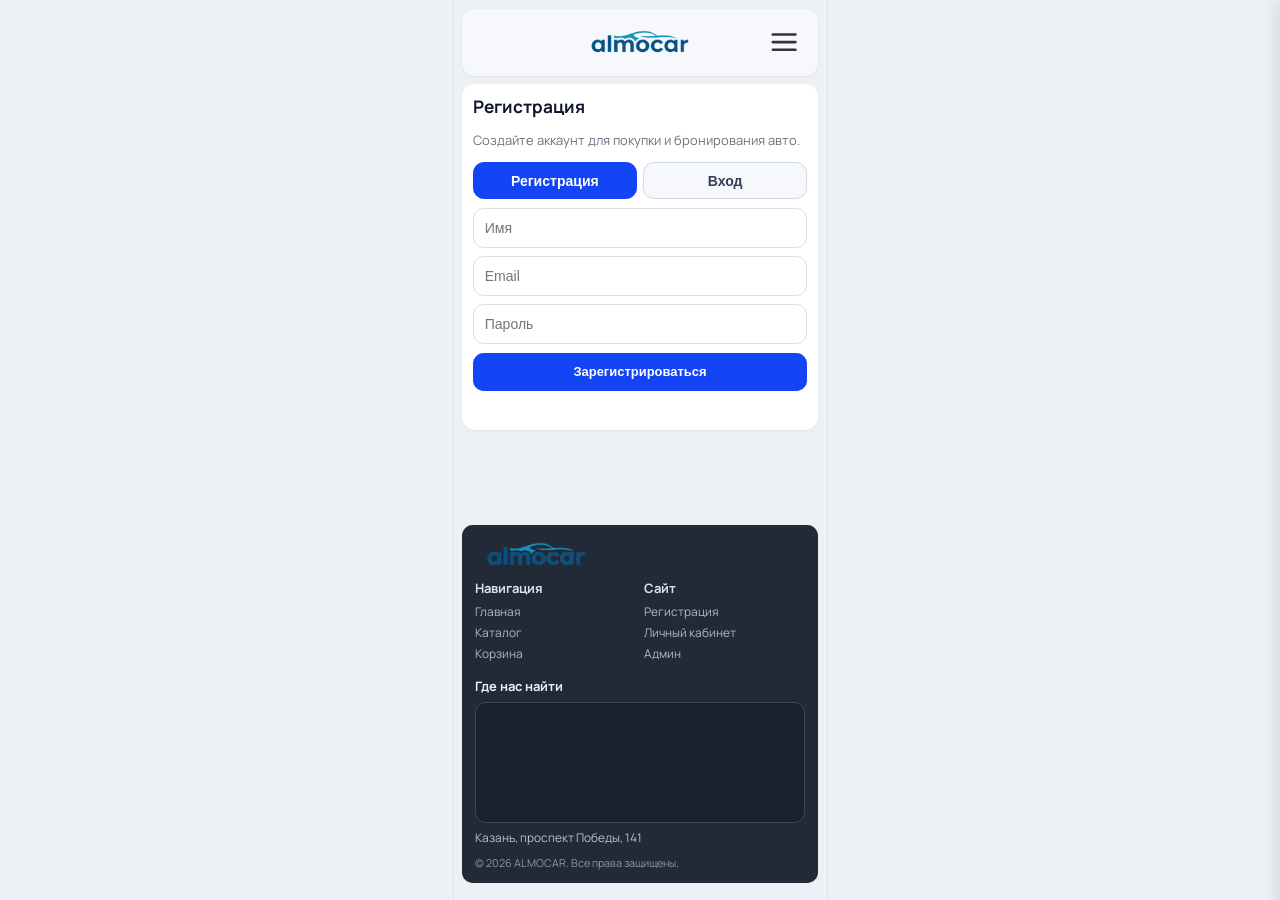
<file: register.html>
﻿<!doctype html>
<html lang="ru">
<head>
  <meta charset="UTF-8" />
  <meta name="viewport" content="width=device-width, initial-scale=1.0" />
  <title>ALMOCAR - Регистрация</title>
  <link rel="preconnect" href="https://fonts.googleapis.com">
  <link rel="preconnect" href="https://fonts.gstatic.com" crossorigin>
  <link href="https://fonts.googleapis.com/css2?family=Manrope:wght@400;600;700;800&display=swap" rel="stylesheet">
  <link rel="stylesheet" href="assets/styles/styles.css?v=20260315" />
</head>
<body data-page="register">
  <main class="site">
    <header class="panel header">
      <div class="header-row">
        <div class="header-left-placeholder"></div>
        <a class="logo center-logo" href="index.html"><img src="assets/images/logo.png" alt="ALMOCAR" height="30"></a>
        <div class="header-actions">
          <button class="menu-btn" type="button" data-menu-toggle>
            <svg viewBox="0 0 24 24" fill="none" stroke="currentColor" stroke-width="2" stroke-linecap="round" stroke-linejoin="round" style="width:28px;height:28px;"><line x1="3" y1="12" x2="21" y2="12"></line><line x1="3" y1="6" x2="21" y2="6"></line><line x1="3" y1="18" x2="21" y2="18"></line></svg>
          </button>
        </div>
      </div>
      <nav class="nav" data-main-nav>
        <div class="nav-head">
          <a class="logo" href="index.html"><img src="assets/images/logo.png" alt="ALMOCAR" height="30"></a>
          <button class="menu-close-btn" type="button" data-menu-close>&times;</button>
        </div>
        <a class="nav-link" href="catalog.html">Каталог</a>
        <a class="nav-link" href="cart.html">Корзина</a>
        <a class="nav-link active" href="register.html">Регистрация</a>
        <a class="nav-link" href="profile.html">Личный кабинет</a>
        <a class="nav-link" href="admin.html">Админ</a>
      </nav>
<div class="sidebar-overlay" data-menu-overlay></div>
    </header>

    <section class="panel section">
      <h1 class="section-title" data-auth-title>Регистрация</h1>
      <p class="muted" data-user-greeting>Создайте аккаунт для покупки и бронирования авто.</p>
      <div class="auth-switch" data-auth-switch>
        <button class="auth-tab active" type="button" data-auth-mode="register">Регистрация</button>
        <button class="auth-tab" type="button" data-auth-mode="login">Вход</button>
      </div>
      <form class="simple-form" data-register-form>
        <input type="text" name="name" placeholder="Имя" data-auth-name />
        <input type="email" name="email" placeholder="Email" required />
        <input type="password" name="password" placeholder="Пароль" required />
        <button class="btn btn-primary" type="submit" data-auth-submit>Зарегистрироваться</button>
        <button class="btn btn-outline" type="button" data-auth-logout hidden>Выйти из аккаунта</button>
      </form>
      <p class="auth-message" data-auth-message></p>
    </section>

        <footer class="m-footer m-card">
  <a class="logo" href="index.html"><img src="assets/images/logo.png" alt="ALMOCAR" height="30"></a>
  <div class="m-footer-grid">
    <div>
      <h5>Навигация</h5>
      <a href="index.html">Главная</a>
      <a href="catalog.html">Каталог</a>
      <a href="cart.html">Корзина</a>
    </div>
    <div>
      <h5>Сайт</h5>
      <a href="register.html">Регистрация</a>
      <a href="profile.html">Личный кабинет</a>
      <a href="admin.html">Админ</a>
    </div>
  </div>
  <div class="m-footer-map">
    <h5>Где нас найти</h5>
    <div class="m-map-frame">
      <iframe
        src="https://www.openstreetmap.org/export/embed.html?bbox=49.038%2C55.751%2C49.206%2C55.838&amp;layer=mapnik"
        title="Карта: где нас найти"
        loading="lazy"
        referrerpolicy="no-referrer-when-downgrade"></iframe>
    </div>
    <p class="m-map-caption">Казань, проспект Победы, 141</p>
  </div>
  <p class="m-footer-copy">© 2026 ALMOCAR. Все права защищены.</p>
</footer>
  </main>
  <script src="assets/scripts/app.js?v=20260315"></script>
</body>
</html>
</file>
<file: assets/styles/styles.css>
﻿:root {
  --ui-scale: 1.08;
  --bg: #edf1f6;
  --surface: #ffffff;
  --surface-soft: #e8edf4;
  --text: #0f172a;
  --muted: #6b7280;
  --blue: #1344f5;
  --blue-dark: #0c2daa;
  --dark: #1f2632;
  --line: #d5dde8;
  --success: #12a150;
}

* {
  box-sizing: border-box;
}

html,
body {
  margin: 0;
  padding: 0;
  background: var(--bg);
  color: var(--text);
  font-family: "Manrope", "Segoe UI", sans-serif;
}

a {
  color: inherit;
  text-decoration: none;
}

img {
  max-width: 100%;
}

.site {
  width: min(calc(375px / var(--ui-scale)), 100%);
  margin: 0 auto;
  min-height: calc(100vh / var(--ui-scale));
  min-height: calc(100dvh / var(--ui-scale));
  padding: 8px;
  display: flex;
  flex-direction: column;
  zoom: var(--ui-scale);
}

.panel {
  background: var(--surface);
  border-radius: 12px;
  margin-bottom: 8px;
  box-shadow: 0 1px 2px rgba(17, 24, 39, 0.06);
}

.header {
  background: #f6f8fc;
  padding: 10px;
  position: sticky;
  top: 0;
  z-index: 20;
  overflow: visible;
}

.header-row {
  display: flex;
  align-items: center;
  justify-content: space-between;
  position: relative;
  min-height: 40px;
}

.logo {
  display: flex;
  align-items: center;
}

.menu-btn {
  width: 42px;
  height: 42px;
  border-radius: 8px;
  border: 0;
  background: transparent;
  cursor: pointer;
  display: flex;
  align-items: center;
  justify-content: center;
  padding: 0;
  color: #333;
}

.nav {
  position: fixed;
  top: 0;
  right: 0;
  bottom: 0;
  width: 280px;
  height: 100vh;
  background: #fff;
  z-index: 1001;
  display: flex;
  flex-direction: column;
  padding: 20px 16px;
  box-shadow: -4px 0 15px rgba(0,0,0,0.1);
  transform: translateX(100%);
  transition: transform 0.3s ease;
  pointer-events: none;
}

.nav.open {
  transform: translateX(0);
  pointer-events: auto;
}

.nav-link {
  background: var(--surface-soft);
  border-radius: 8px;
  padding: 12px 16px;
  font-size: 14px;
  font-weight: 600;
  display: block;
  margin-bottom: 8px;
  text-decoration: none;
  color: var(--text);
  transition: background 0.2s ease, color 0.2s ease;
}

.nav-link:hover {
  background: var(--blue-light, #eaf0ff);
}

.nav-link.active {
  background: var(--blue);
  color: #fff;
}



.search {
  display: flex;
  align-items: center;
  gap: 8px;
  padding: 10px;
}

.search input {
  border: 0;
  background: transparent;
  width: 100%;
  outline: none;
  font-size: 13px;
}

.hero {
  overflow: hidden;
  background: var(--blue);
  color: #fff;
  padding: 14px;
  position: relative;
}

.hero h1 {
  margin: 0;
  font-size: 26px;
  line-height: 1;
}

.hero p {
  margin: 8px 0 0;
  font-size: 12px;
  color: #dbe5ff;
}

.hero::after {
  content: "";
  position: absolute;
  right: -20px;
  bottom: -10px;
  width: 180px;
  height: 90px;
  border-radius: 40px 12px 16px 18px;
  transform: skewX(-12deg);
  background: linear-gradient(135deg, #f0f5ff 10%, #98baf5 45%, #3156cd 100%);
  box-shadow: inset -12px -10px 20px rgba(0, 0, 0, 0.25);
}

.row {
  display: grid;
  gap: 8px;
}

.form-grid {
  padding: 10px;
  background: var(--surface-soft);
}

.form-grid form,
.simple-form {
  display: grid;
  gap: 8px;
}

.field,
.simple-form input,
.simple-form select,
.simple-form textarea {
  border: 1px solid var(--line);
  border-radius: 10px;
  padding: 10px;
  font-size: 13px;
  width: 100%;
  background: #fff;
}

.btn {
  border: 1px solid transparent;
  border-radius: 10px;
  padding: 10px;
  font-weight: 700;
  font-size: 12px;
  cursor: pointer;
  transition: 0.15s ease;
}

.btn:active {
  transform: translateY(1px);
}

.btn-primary {
  background: var(--blue);
  color: #fff;
}

.btn-primary:hover {
  background: var(--blue-dark);
}

.btn-outline {
  border-color: #bed0fa;
  background: #fff;
  color: #1842c8;
}

.section-title {
  margin: 0 0 8px;
  font-size: 16px;
}

.section {
  padding: 10px;
}

.auth-switch {
  margin: 8px 0;
  display: grid;
  grid-template-columns: 1fr 1fr;
  gap: 6px;
}

.auth-tab {
  border: 1px solid #cfd8e8;
  background: #f6f8fc;
  color: #334155;
  border-radius: 10px;
  padding: 9px;
  font-size: 13px;
  font-weight: 700;
  cursor: pointer;
}

.auth-tab.active {
  background: #1344f5;
  color: #fff;
  border-color: #1344f5;
}

.auth-message {
  min-height: 18px;
  margin: 8px 2px 0;
  font-size: 12px;
}

.auth-message.is-error {
  color: #b42318;
}

.auth-message.is-success {
  color: #067647;
}

.chips {
  display: flex;
  flex-wrap: wrap;
  gap: 6px;
}

.chip {
  border-radius: 100px;
  padding: 7px 10px;
  background: #f5f7fb;
  font-size: 12px;
  border: 1px solid var(--line);
}

.cards {
  display: grid;
  gap: 8px;
}

.car-card,
.product-card,
.cart-item {
  border-radius: 12px;
  border: 1px solid var(--line);
  padding: 10px;
  background: #fff;
}

.car-thumb,
.product-image {
  border-radius: 10px;
  height: 112px;
  margin-bottom: 10px;
  width: 100%;
  object-fit: cover;
  display: block;
}

.car-meta h3,
.cart-item h3,
.product-card h1 {
  margin: 0;
  font-size: 16px;
}

.car-meta p,
.cart-item p {
  margin: 6px 0;
  font-size: 12px;
  color: var(--muted);
}

.car-meta strong,
.cart-item strong,
.product-card strong {
  font-size: 16px;
}

.car-actions {
  margin-top: 10px;
  display: grid;
  grid-template-columns: 1fr 1fr auto;
  gap: 6px;
}

.car-fav-btn {
  width: 36px;
  height: 36px;
  border-radius: 50%;
  border: 1px solid #cbd6eb;
  background: #fff;
  color: #9aa7be;
  font-size: 16px;
  line-height: 1;
  display: inline-flex;
  align-items: center;
  justify-content: center;
  cursor: pointer;
}

.car-fav-btn.active {
  color: #ea4a69;
  border-color: #f4b8c3;
  background: #fff2f5;
}

.product-specs {
  margin: 10px 0;
  padding: 0;
  list-style: none;
  display: grid;
  gap: 6px;
  font-size: 13px;
  color: #293141;
}

.cart-layout {
  display: grid;
  gap: 8px;
}

.cart-item {
  display: grid;
  grid-template-columns: 86px 1fr auto;
  gap: 8px;
  align-items: center;
}

.cart-item .car-thumb {
  height: 62px;
  margin-bottom: 0;
}

.cart-total {
  padding: 10px;
  font-size: 15px;
  font-weight: 800;
}

.muted {
  color: var(--muted);
  font-size: 12px;
}

.status {
  padding: 9px 10px;
  border-radius: 10px;
  background: #e8efff;
  color: #12389e;
  font-size: 12px;
  min-height: 36px;
}

.empty {
  margin: 0;
  border: 1px dashed var(--line);
  border-radius: 10px;
  padding: 12px;
  text-align: center;
  color: var(--muted);
  font-size: 13px;
}

.table-wrap {
  overflow: auto;
  border: 1px solid var(--line);
  border-radius: 10px;
}

table {
  width: 100%;
  border-collapse: collapse;
  font-size: 12px;
  background: #fff;
}

th,
td {
  border-bottom: 1px solid #edf1f7;
  padding: 8px;
  text-align: left;
  white-space: nowrap;
}

th {
  background: #f6f8fb;
  font-size: 11px;
  text-transform: uppercase;
  color: #617086;
}

.footer {
  background: #222a37;
  color: #d9e3f3;
  padding: 14px;
}

.footer-grid {
  display: grid;
  grid-template-columns: 1fr 1fr;
  gap: 8px;
  font-size: 12px;
}

.footer h4 {
  margin: 0 0 6px;
  font-size: 12px;
}

.footer p,
.footer a {
  margin: 0 0 4px;
  color: #aab6c9;
  font-size: 11px;
}

.footer-note {
  margin-top: 10px;
  font-size: 10px;
  color: #8692a8;
}

@media (min-width: 376px) {
  .site {
    border-left: 1px solid #dce3ee;
    border-right: 1px solid #dce3ee;
  }
}

/* Home page visual matching screenshot */
body[data-page="home"] .site {
  padding: 8px;
  gap: 0;
}

.m-card {
  border-radius: 10px;
  margin-bottom: 8px;
}

.m-home .status {
  margin-bottom: 0;
}

.m-head {
  background: #f7f9fc;
  padding: 8px;
  position: relative;
}

.m-head-row {
  display: flex;
  justify-content: space-between;
  align-items: center;
  gap: 6px;
}

.m-head .logo {
  display: flex;
  align-items: center;
}

.m-head-actions {
  display: flex;
  align-items: center;
  gap: 6px;
}

.m-head 

.m-head .menu-btn {
  width: 26px;
  height: 26px;
  border-radius: 50%;
  border: 0;
  background: #edf1f6;
  font-size: 12px;
}



.m-head .nav-link {
  font-size: 11px;
  text-align: center;
  padding: 7px 6px;
}

.m-search {
  background: #f7f9fc;
  padding: 10px 12px;
  display: flex;
  align-items: center;
  gap: 10px;
}

.m-search input {
  border: 0;
  background: transparent;
  width: 100%;
  outline: none;
  font-size: 13px;
  color: #20293a;
}

.m-hero {
  position: relative;
  overflow: hidden;
  min-height: 186px;
  background: #2b63ff;
  color: #fff;
  padding: 0;
}

.m-hero-track {
  position: relative;
  min-height: 186px;
}

.m-hero-slide {
  position: absolute;
  inset: 0;
  opacity: 0;
  pointer-events: none;
  transition: opacity 0.45s ease;
}

.m-hero-slide.is-active {
  opacity: 1;
  pointer-events: auto;
  z-index: 1;
}

.m-hero-slide-main {
  padding: 12px;
}

.m-hero-slide-main::before {
  content: "";
  position: absolute;
  inset: 0;
  z-index: 1;
  background:
    linear-gradient(90deg, rgba(36, 84, 255, 0.42) 0%, rgba(36, 84, 255, 0.22) 36%, rgba(36, 84, 255, 0.05) 62%, rgba(36, 84, 255, 0) 100%),
    linear-gradient(180deg, rgba(36, 84, 255, 0.08) 0%, rgba(36, 84, 255, 0.14) 100%);
}

.m-hero-image {
  position: absolute;
  inset: 0;
  width: 100%;
  height: 100%;
  object-fit: cover;
  object-position: 72% center;
  z-index: 0;
}

.m-hero-slide-main h1 {
  position: relative;
  z-index: 2;
  margin: 0;
  font-size: 25px;
  line-height: 1.4;
  letter-spacing: -0.3px;
  max-width: 205px;
  display: inline-block;
  padding: 2px 6px 4px 0;
  border-radius: 8px;
  text-shadow: 0 2px 10px rgba(0, 0, 0, 0.22);
}

.m-hero-image-second {
  object-fit: contain;
  object-position: center;
  background: #1f4ef7;
}

.m-hero-slide-image {
  background: #1f4ef7;
}

.m-hero-dots {
  position: absolute;
  left: 0;
  right: 0;
  bottom: 8px;
  display: flex;
  justify-content: center;
  gap: 6px;
  z-index: 3;
}

.m-hero-dot {
  width: 7px;
  height: 7px;
  border-radius: 50%;
  border: 0;
  background: rgba(255, 255, 255, 0.45);
  padding: 0;
  cursor: pointer;
}

.m-hero-dot.active {
  width: 18px;
  border-radius: 99px;
  background: #fff;
}

.m-tags {
  display: flex;
  gap: 5px;
  margin-top: 12px;
}

.m-tags span {
  font-size: 10px;
  font-weight: 700;
  padding: 3px 7px;
  border-radius: 999px;
  background: #ff8f00;
}

.m-tags span:nth-child(2),
.m-tags span:nth-child(3) {
  background: #2d66ff;
  border: 1px solid #8cadff;
}

.m-car {
  position: absolute;
  right: -22px;
  bottom: 18px;
  width: 220px;
  height: 92px;
  border-radius: 42px 12px 15px 20px;
  background: linear-gradient(128deg, #f2f7ff 16%, #a7c8ff 42%, #2a66ff 65%, #173eb8 100%);
  transform: skewX(-12deg);
  box-shadow: inset -16px -9px 22px rgba(0, 0, 0, 0.28);
}

.m-car::before,
.m-car::after {
  content: "";
  position: absolute;
  bottom: -13px;
  width: 31px;
  height: 31px;
  border-radius: 50%;
  background: #141a2d;
  border: 5px solid #8ba2cf;
}

.m-car::before {
  left: 32px;
}

.m-car::after {
  right: 20px;
}

.m-road {
  position: absolute;
  left: 10px;
  right: 10px;
  bottom: 7px;
  height: 40px;
  opacity: 0.65;
  background: repeating-linear-gradient(to bottom, rgba(255, 255, 255, 0.5), rgba(255, 255, 255, 0.5) 1px, transparent 1px, transparent 7px);
}

.m-filter {
  background: #dfe5ef;
  padding: 10px;
}

.m-filter form {
  display: grid;
  gap: 8px;
}

.m-field {
  position: relative;
  display: flex;
  align-items: center;
  border-radius: 10px;
  background: #eef2f7;
  color: #5f6877;
  min-height: 44px;
  overflow: hidden;
}

.m-field > span {
  position: absolute;
  left: 10px;
  top: 50%;
  transform: translateY(-50%);
  z-index: 2;
  pointer-events: none;
}

.m-field::after {
  content: "⌄";
  position: absolute;
  right: 10px;
  top: 50%;
  transform: translateY(-50%);
  color: #60708a;
  font-size: 12px;
  pointer-events: none;
}

.m-field input {
  width: 100%;
  border: 0;
  background: #eef2f7;
  font-size: 13px;
  outline: none;
  min-height: 44px;
  padding: 0 30px 0 30px;
  border-radius: 10px;
}

.m-field select {
  width: 100%;
  border: 0;
  background: #eef2f7;
  font-size: 14px;
  outline: none;
  color: #20293a;
  appearance: none;
  cursor: pointer;
  min-height: 44px;
  padding: 0 30px 0 30px;
  border-radius: 10px;
}

.simple-form select {
  appearance: none;
  background:
    linear-gradient(45deg, transparent 50%, #6b7b92 50%) calc(100% - 16px) calc(50% - 2px) / 6px 6px no-repeat,
    linear-gradient(135deg, #6b7b92 50%, transparent 50%) calc(100% - 11px) calc(50% - 2px) / 6px 6px no-repeat,
    #fff;
  padding-right: 30px;
}

.m-filter .btn {
  padding: 12px;
  font-size: 14px;
}

.m-brands {
  background: #edf1f6;
  padding: 8px;
}

.m-brand-grid {
  display: grid;
  grid-template-columns: repeat(3, minmax(0, 1fr));
  gap: 5px;
}

.m-brand-grid .chip {
  display: block;
  border-radius: 7px;
  border: 0;
  margin: 0;
  text-align: center;
  padding: 8px 5px;
  background: #f8fafc;
  font-size: 11px;
  color: #4e5868;
}

.m-catalog {
  background: #f1f4f8;
  padding: 8px;
}

.m-catalog-row {
  display: flex;
  gap: 7px;
  overflow: auto;
  scrollbar-width: none;
}

.m-catalog-row::-webkit-scrollbar {
  display: none;
}

.m-catalog .car-card {
  min-width: 240px;
  margin: 0;
  padding: 10px;
  border-radius: 10px;
  border-color: #dce3ee;
}

.m-catalog .car-thumb {
  height: auto;
  margin-bottom: 8px;
  max-height: 120px;
  object-fit: cover;
  object-position: center;
  background: transparent;
}

.m-catalog .car-meta h3 {
  font-size: 16px;
}

.m-catalog .car-meta p {
  margin: 4px 0;
}

.m-catalog .car-meta strong {
  font-size: 16px;
}

.m-catalog .car-actions {
  margin-top: 7px;
}

.m-catalog .btn {
  padding: 9px;
  font-size: 12px;
}

.m-eval {
  padding: 14px;
  background: radial-gradient(120% 100% at 0% 0%, #1a1c21 0%, #091423 72%, #00162f 100%);
  color: #fff;
  border-radius: 20px;
}

.m-eval h2 {
  text-align: center;
  margin: 2px 0 0;
  font-size: 30px;
  line-height: 1.02;
  letter-spacing: -0.3px;
  font-weight: 800;
}

.m-eval-sub {
  margin: 9px auto 0;
  max-width: 86%;
  text-align: center;
  color: #7f8797;
  font-size: 12px;
  line-height: 1.15;
  font-weight: 700;
}

.m-eval-visual {
  margin-top: 10px;
  border-radius: 14px;
  overflow: hidden;

}

.m-eval-visual img {
  display: block;
  width: 100%;
  height: 192px;
  object-fit: cover;
  object-position: center;
}

.m-plate {
  margin-top: 10px;
  height: 55px;
  border-radius: 16px;
  background: #f4f4f5;
  overflow: hidden;
  display: grid;
  grid-template-columns: 240px 60px;
}

.m-plate input {
  border: 0;
  background: transparent;
  padding-left: 20px;
  font-size: 18px;
  font-weight: 600;
  color: #2f3a49;
  outline: none;
}

.m-plate input::placeholder {
  color: #b7bcc6;
}

.m-plate-region {
  background: #eaedf4;
  border-left: 1px solid #d4d9e2;
  display: grid;
  align-content: center;
  justify-items: center;
  gap: 3px;
  color: #263750;
  font-weight: 700;
  font-size: 12px;
}

.m-plate-flag {
  width: 18px;
  height: 12px;
  border-radius: 2px;
  border: 1px solid #aeb6c5;
  background: linear-gradient(to bottom, #fff 33.33%, #2f66ff 33.33%, #2f66ff 66.66%, #e25050 66.66%);
}

.m-eval .btn {
  width: 100%;
  margin-top: 10px;
  font-size: 13px;
  padding: 12px;
  border-radius: 14px;
}

.m-eval-link {
  margin-top: 10px;
  width: 100%;
  border: 0;
  background: transparent;
  color: #fff;
  font-size: 12px;
  font-weight: 600;
  text-decoration: underline;
  cursor: pointer;
}

.m-ghost {
  background: #051a33;
  color: #dce7ff;
  border: 1px solid #38506f;
}

.m-promo {
  background: #f5f7fa;
  padding: 10px;
}

.m-promo-image {
  height: 118px;
  width: 100%;
  object-fit: cover;
  display: block;
  border-radius: 12px;
  margin-bottom: 8px;
  background: #e8edf5;
}

.m-promo h3 {
  margin: 0;
  font-size: 18px;
  line-height: 1.05;
}

.m-promo p {
  margin: 7px 0 6px;
  font-size: 12px;
  color: #5d6677;
  line-height: 1.34;
}

.m-promo a {
  font-size: 12px;
  color: #2050f6;
  font-weight: 700;
}

.m-app {
  padding: 10px;
  background: #1041f7;
  color: #fff;
}

.m-app h3 {
  margin: 0;
  font-size: 27px;
  line-height: 1;
}

.m-app p {
  margin: 7px 0;
  color: #d7e3ff;
  font-size: 12px;
}

.m-app-buttons {
  display: grid;
  gap: 7px;
}

.m-store {
  background: #020817;
  border-color: #365195;
  color: #fff;
  font-size: 12px;
}

.m-app-phone {
  margin-top: 8px;
  height: 138px;
  border-radius: 14px;
  background: linear-gradient(145deg, #f2f7ff, #d3dff2 56%, #7da6ff 100%);
}

.m-text {
  background: #f2f5f9;
  padding: 10px;
}

.m-text h4 {
  margin: 0 0 6px;
  font-size: 15px;
}

.m-text p {
  margin: 0 0 6px;
  font-size: 12px;
  line-height: 1.38;
  color: #5f6979;
}

.m-note {
  margin-top: 6px;
  border-radius: 9px;
  background: #fff;
  color: #5d6777;
  font-size: 12px;
  padding: 9px;
}

.m-testdrive-home {
  padding: 12px;
  background: linear-gradient(180deg, #edf3ff 0%, #e6eefc 100%);
}

.m-testdrive-home h3 {
  margin: 0;
  font-size: 18px;
}

.m-testdrive-home p {
  margin: 7px 0 10px;
  font-size: 12px;
  color: #5c6779;
}

.m-testdrive-home .btn {
  width: 100%;
}

.m-newsletter {
  padding: 12px;
  background: linear-gradient(180deg, #f7faff 0%, #eef3fb 100%);
}

.m-newsletter h3 {
  margin: 0;
  font-size: 18px;
}

.m-newsletter p {
  margin: 6px 0 10px;
  font-size: 12px;
  color: #5d687b;
}

.m-newsletter-form {
  display: grid;
  gap: 8px;
}

.m-newsletter-form input {
  border: 1px solid #d3ddec;
  border-radius: 10px;
  padding: 10px;
  font-size: 13px;
  width: 100%;
}

.m-footer {
  background: #222a37;
  padding: 12px;
  color: #d8e2f1;
}

.m-footer .logo {
  display: flex;
  align-items: center;
}

.m-footer-grid {
  margin-top: 8px;
  display: grid;
  grid-template-columns: 1fr 1fr;
  gap: 8px;
}

.m-footer-grid h5 {
  margin: 0 0 5px;
  font-size: 12px;
}

.m-footer-grid a {
  display: block;
  margin-bottom: 4px;
  color: #aeb9cb;
  font-size: 11px;
}

.m-footer-map {
  margin-top: 10px;
}

.m-footer-map h5 {
  margin: 0 0 6px;
  font-size: 12px;
  color: #e6eeff;
}

.m-map-frame {
  height: 112px;
  border-radius: 10px;
  overflow: hidden;
  border: 1px solid #3a465a;
  background: #1a2230;
}

.m-map-frame iframe {
  width: 100%;
  height: 100%;
  border: 0;
  display: block;
}

.m-map-caption {
  margin: 6px 0 0;
  color: #b7c2d7;
  font-size: 11px;
}

.m-footer-copy {
  margin: 8px 0 0;
  color: #8b96aa;
  font-size: 10px;
}

.site > footer.m-footer {
  margin-top: auto;
}

/* Product page detailed layout */
body[data-page="product"] .site {
  padding: 6px;
}

.p-page .header {
  padding: 8px;
  border-radius: 10px;
}

.p-root {
  padding: 8px;
  background: #f3f6fb;
}

.p-card {
  display: grid;
  gap: 8px;
}

.p-top {
  background: #fff;
  border-radius: 10px;
  border: 1px solid #dbe3ef;
  padding: 10px;
}

.p-top h1 {
  margin: 0;
  font-size: 18px;
  line-height: 1.1;
}

.p-top p {
  margin: 5px 0 0;
  font-size: 12px;
  color: #647084;
}

.p-price {
  margin-top: 8px;
  font-size: 22px;
  font-weight: 800;
  color: #1143ef;
}

.p-gallery {
  background: #fff;
  border-radius: 10px;
  border: 1px solid #dbe3ef;
  padding: 8px;
}

.p-image {
  height: 198px;
  border-radius: 10px;
  width: 100%;
  object-fit: cover;
  display: block;
}

.p-thumbs {
  margin-top: 7px;
  display: grid;
  grid-template-columns: repeat(4, minmax(0, 1fr));
  gap: 6px;
}

.p-thumb {
  height: 54px;
  border-radius: 8px;
  border: 1px solid #d6ddeb;
  background: linear-gradient(135deg, #dde7f8, #8f9db6);
  cursor: pointer;
}

.p-thumb.active {
  border-color: #2450ef;
  box-shadow: inset 0 0 0 1px #2450ef;
}

.p-actions {
  display: grid;
  grid-template-columns: 1fr 1fr;
  gap: 6px;
}

.p-actions .btn {
  padding: 9px 6px;
  font-size: 11px;
}

.p-actions a.btn {
  display: inline-flex;
  align-items: center;
  justify-content: center;
  text-align: center;
}

.p-fav-btn.active {
  background: #fff2f5;
  color: #e54767;
  border-color: #f0b7c3;
}

.p-call-btn {
  background: #30a644;
  color: #fff;
}

.p-section {
  background: #fff;
  border-radius: 10px;
  border: 1px solid #dbe3ef;
  padding: 10px;
}

.p-section h3 {
  margin: 0 0 8px;
  font-size: 15px;
}

.p-specs {
  display: grid;
  grid-template-columns: 1fr 1fr;
  gap: 8px;
}

.p-specs div {
  border-radius: 8px;
  background: #f5f8fd;
  padding: 8px;
}

.p-specs span {
  display: block;
  font-size: 11px;
  color: #6f7a8f;
}

.p-specs strong {
  margin-top: 3px;
  display: block;
  font-size: 12px;
}

.p-credit-grid {
  display: grid;
  gap: 10px;
}

.p-credit-grid label {
  display: grid;
  gap: 4px;
}

.p-credit-grid span {
  font-size: 12px;
  color: #5d6b82;
}

.p-credit-grid input[type="range"] {
  width: 100%;
  accent-color: #1143ef;
}

.p-credit-grid strong {
  font-size: 13px;
}

.p-loan-result {
  margin-top: 8px;
  display: grid;
  gap: 6px;
}

.p-loan-result div {
  border-radius: 8px;
  background: #f4f7fc;
  padding: 8px;
  display: flex;
  justify-content: space-between;
  align-items: center;
  gap: 8px;
}

.p-loan-result span {
  font-size: 12px;
  color: #667389;
}

.p-loan-result strong {
  font-size: 13px;
}

.p-credit .btn {
  margin-top: 8px;
  width: 100%;
}

.p-list {
  margin: 0;
  padding-left: 18px;
  color: #334055;
  font-size: 13px;
  line-height: 1.45;
}

.p-delivery {
  display: grid;
  gap: 8px;
}

.p-delivery div {
  border-radius: 8px;
  background: #f6f8fc;
  padding: 8px;
  display: flex;
  justify-content: space-between;
  gap: 8px;
}

.p-delivery span {
  font-size: 12px;
  color: #6f7b91;
}

.p-delivery strong {
  font-size: 12px;
}

.app-toast {
  position: fixed;
  left: 50%;
  bottom: 20px;
  transform: translateX(-50%) translateY(12px);
  background: #111827;
  color: #eef2ff;
  padding: 10px 12px;
  border-radius: 10px;
  font-size: 12px;
  opacity: 0;
  pointer-events: none;
  transition: opacity 0.18s ease, transform 0.18s ease;
  z-index: 9999;
  box-shadow: 0 8px 24px rgba(0, 0, 0, 0.22);
}

.app-toast.show {
  opacity: 1;
  transform: translateX(-50%) translateY(0);
}

/* Catalog card style based on reference */
.catalog-car-card {
  border: 1px solid #d7dfe9;
  border-radius: 18px;
  background: #f4f6f8;
  overflow: hidden;
}

.catalog-card-link {
  display: block;
  padding: 10px;
}

.catalog-photo-wrap {
  position: relative;
}

.catalog-photo {
  height: 262px;
  width: 100%;
  object-fit: cover;
  display: block;
  border-radius: 18px;
  background: linear-gradient(145deg, #eceff3, #b2bbc8);
  border: 1px solid #d0d7e2;
}

.catalog-fav {
  position: absolute;
  right: 10px;
  top: 10px;
  width: 36px;
  height: 36px;
  border-radius: 50%;
  border: 0;
  background: rgba(255, 255, 255, 0.9);
  font-size: 20px;
  line-height: 1;
  cursor: pointer;
  color: #8c98ad;
}

.catalog-fav.active {
  color: #ea4a69;
  background: #fff2f6;
}

.catalog-body {
  padding: 12px 10px 10px;
}

.catalog-headline {
  display: flex;
  justify-content: space-between;
  align-items: baseline;
  gap: 8px;
}

.catalog-headline h3 {
  margin: 0;
  font-size: 17px;
  font-weight: 500;
  line-height: 1;
}

.catalog-headline strong {
  font-size: 15px;
  font-weight: 600;
}

.catalog-price {
  margin-top: 8px;
  font-size: 20px;
  line-height: 1;
  font-weight: 800;
}

.catalog-tags {
  margin-top: 10px;
  display: flex;
  flex-wrap: wrap;
  gap: 6px;
}

.catalog-tags span {
  border-radius: 15px;
  color: #282e3a;
  font-size: 13px;
  font-weight: 600;
  line-height: 1;
  padding: 7px 11px;
}

.catalog-tags span.is-blue {
  background: #e7edf8;
}

.catalog-tags span.is-warm {
  background: #f7e8d2;
}

.catalog-tags span.is-lilac {
  background: #ebdef9;
}

.catalog-tags span.is-green {
  background: #dff2dd;
}

.catalog-specs {
  margin: 12px 0 0;
  font-size: 13px;
  line-height: 1.2;
  color: #262c39;
}

.catalog-bottom {
  margin-top: 11px;
  display: flex;
  justify-content: space-between;
  align-items: baseline;
  gap: 10px;
  font-size: 14px;
}

.catalog-bottom span:first-child {
  color: #596273;
}

.catalog-bottom span:last-child {
  color: #1749f7;
  font-weight: 700;
}

/* Keep proportions for real 375px viewport */
@media (max-width: 420px) {
  .catalog-photo {
    height: 210px;
  }

  .catalog-headline h3 {
    font-size: 17px;
  }

  .catalog-headline strong {
    font-size: 15px;
  }

  .catalog-price {
    font-size: 20px;
  }

  .catalog-tags span {
    font-size: 13px;
    padding: 7px 11px;
  }

  .catalog-specs {
    font-size: 13px;
  }

  .catalog-bottom {
    font-size: 14px;
  }
}

.catalog-pagination {
  margin-top: 12px;
  display: flex;
  flex-wrap: wrap;
  gap: 8px;
}

.page-btn,
.catalog-pagination button {
  min-width: 34px;
  height: 34px;
  padding: 0 10px;
  border: 1px solid #cfd8e8;
  border-radius: 9px;
  background: #fff;
  color: #2c3c56;
  font-size: 13px;
  font-weight: 700;
  cursor: pointer;
}

.page-btn.active,
.catalog-pagination button.active {
  background: #1344f5;
  border-color: #1344f5;
  color: #fff;
}

.profile-card {
  border: 1px solid #d9e2ee;
  border-radius: 12px;
  padding: 12px;
  background: #fff;
}

.profile-card + .profile-card {
  margin-top: 10px;
}

.profile-subtitle {
  margin: 0 0 10px;
  font-size: 13px;
  color: #667389;
}

.profile-grid {
  display: grid;
  grid-template-columns: 1fr 1fr;
  gap: 8px;
}

.profile-item {
  border: 1px solid #dde5f0;
  border-radius: 10px;
  padding: 8px;
  background: #f7f9fd;
}

.profile-item span {
  display: block;
  font-size: 11px;
  color: #667389;
}

.profile-item strong {
  display: block;
  margin-top: 4px;
  font-size: 13px;
}

.profile-actions {
  margin-top: 10px;
  display: grid;
  grid-template-columns: 1fr 1fr;
  gap: 8px;
}

.profile-actions .btn {
  width: 100%;
}

.profile-favorites .section-title {
  margin-bottom: 10px;
}

.profile-fav-item {
  display: grid;
  grid-template-columns: 84px 1fr auto;
  gap: 8px;
  align-items: center;
  border: 1px solid #dde5f0;
  border-radius: 12px;
  background: #f8fafd;
  padding: 8px;
}

.profile-fav-item + .profile-fav-item {
  margin-top: 8px;
}

.profile-fav-item img {
  width: 84px;
  height: 62px;
  border-radius: 10px;
  object-fit: cover;
}

.profile-fav-item h3 {
  margin: 0;
  font-size: 15px;
}

.profile-fav-item p {
  margin: 4px 0;
  font-size: 12px;
  color: #667389;
}

.profile-fav-item strong {
  font-size: 15px;
}

.profile-fav-actions {
  display: grid;
  gap: 6px;
  justify-items: end;
}

.profile-testdrive-form {
  gap: 8px;
}

.profile-testdrive-row {
  display: grid;
  grid-template-columns: 1fr 1fr;
  gap: 8px;
}

.profile-testdrive-list {
  margin-top: 12px;
}

.profile-testdrive-list h3 {
  margin: 0 0 8px;
  font-size: 14px;
}

.profile-drive-item {
  border: 1px solid #d9e2ee;
  border-radius: 10px;
  background: #f7faff;
  padding: 8px;
  display: grid;
  grid-template-columns: 1fr auto;
  gap: 8px;
}

.profile-drive-item + .profile-drive-item {
  margin-top: 8px;
}

.profile-drive-item strong {
  font-size: 13px;
}

.profile-drive-item p {
  margin: 4px 0 0;
  font-size: 12px;
  color: #5f6d85;
}

.profile-drive-meta {
  display: grid;
  align-content: space-between;
  justify-items: end;
  gap: 8px;
}

.profile-drive-meta span {
  border-radius: 999px;
  background: #e8eefc;
  color: #2f4fa7;
  font-size: 11px;
  font-weight: 700;
  padding: 5px 9px;
}

.nav-head {
  display: flex;
  align-items: center;
  justify-content: space-between;
  margin-bottom: 24px;
  padding-bottom: 12px;
  border-bottom: 1px solid #dbe3ef;
}
.nav-head .logo {
  display: flex;
  align-items: center;
}
.menu-close-btn {
  background: none;
  border: none;
  font-size: 28px;
  line-height: 1;
  cursor: pointer;
  color: #333;
}
.sidebar-overlay {
  position: fixed;
  inset: 0;
  background: rgba(0,0,0,0.3);
  backdrop-filter: blur(5px);
  -webkit-backdrop-filter: blur(5px);
  z-index: 1000;
  opacity: 0;
  pointer-events: none;
  transition: opacity 0.3s ease;
}
.sidebar-overlay.active {
  opacity: 1;
  pointer-events: auto;
}

.logo img {
  max-height: 30px;
  width: auto;
  display: block;
}

.center-logo {
  position: absolute;
  left: 50%;
  transform: translateX(-50%);
}

.header-actions {
  display: flex;
  align-items: center;
  gap: 12px;
}
.header-left-placeholder {
  width: 42px;
}
</file>
